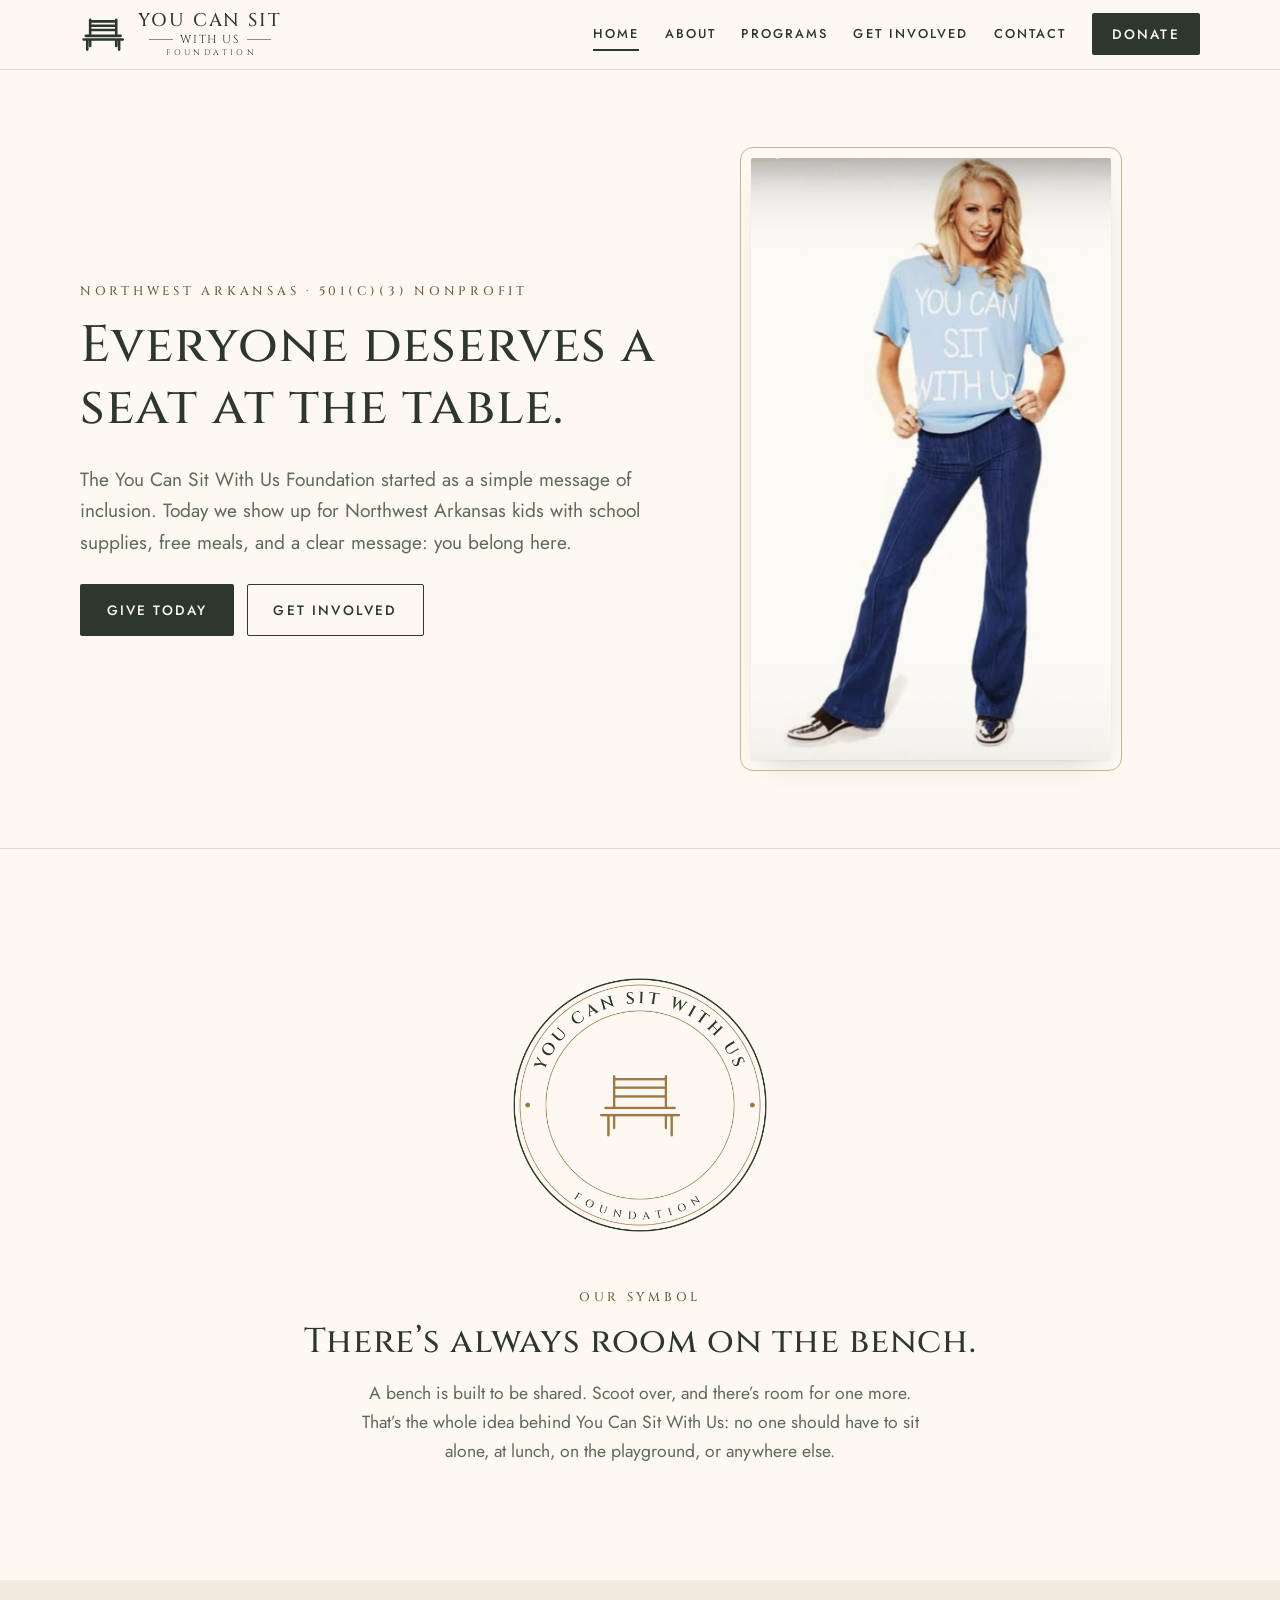
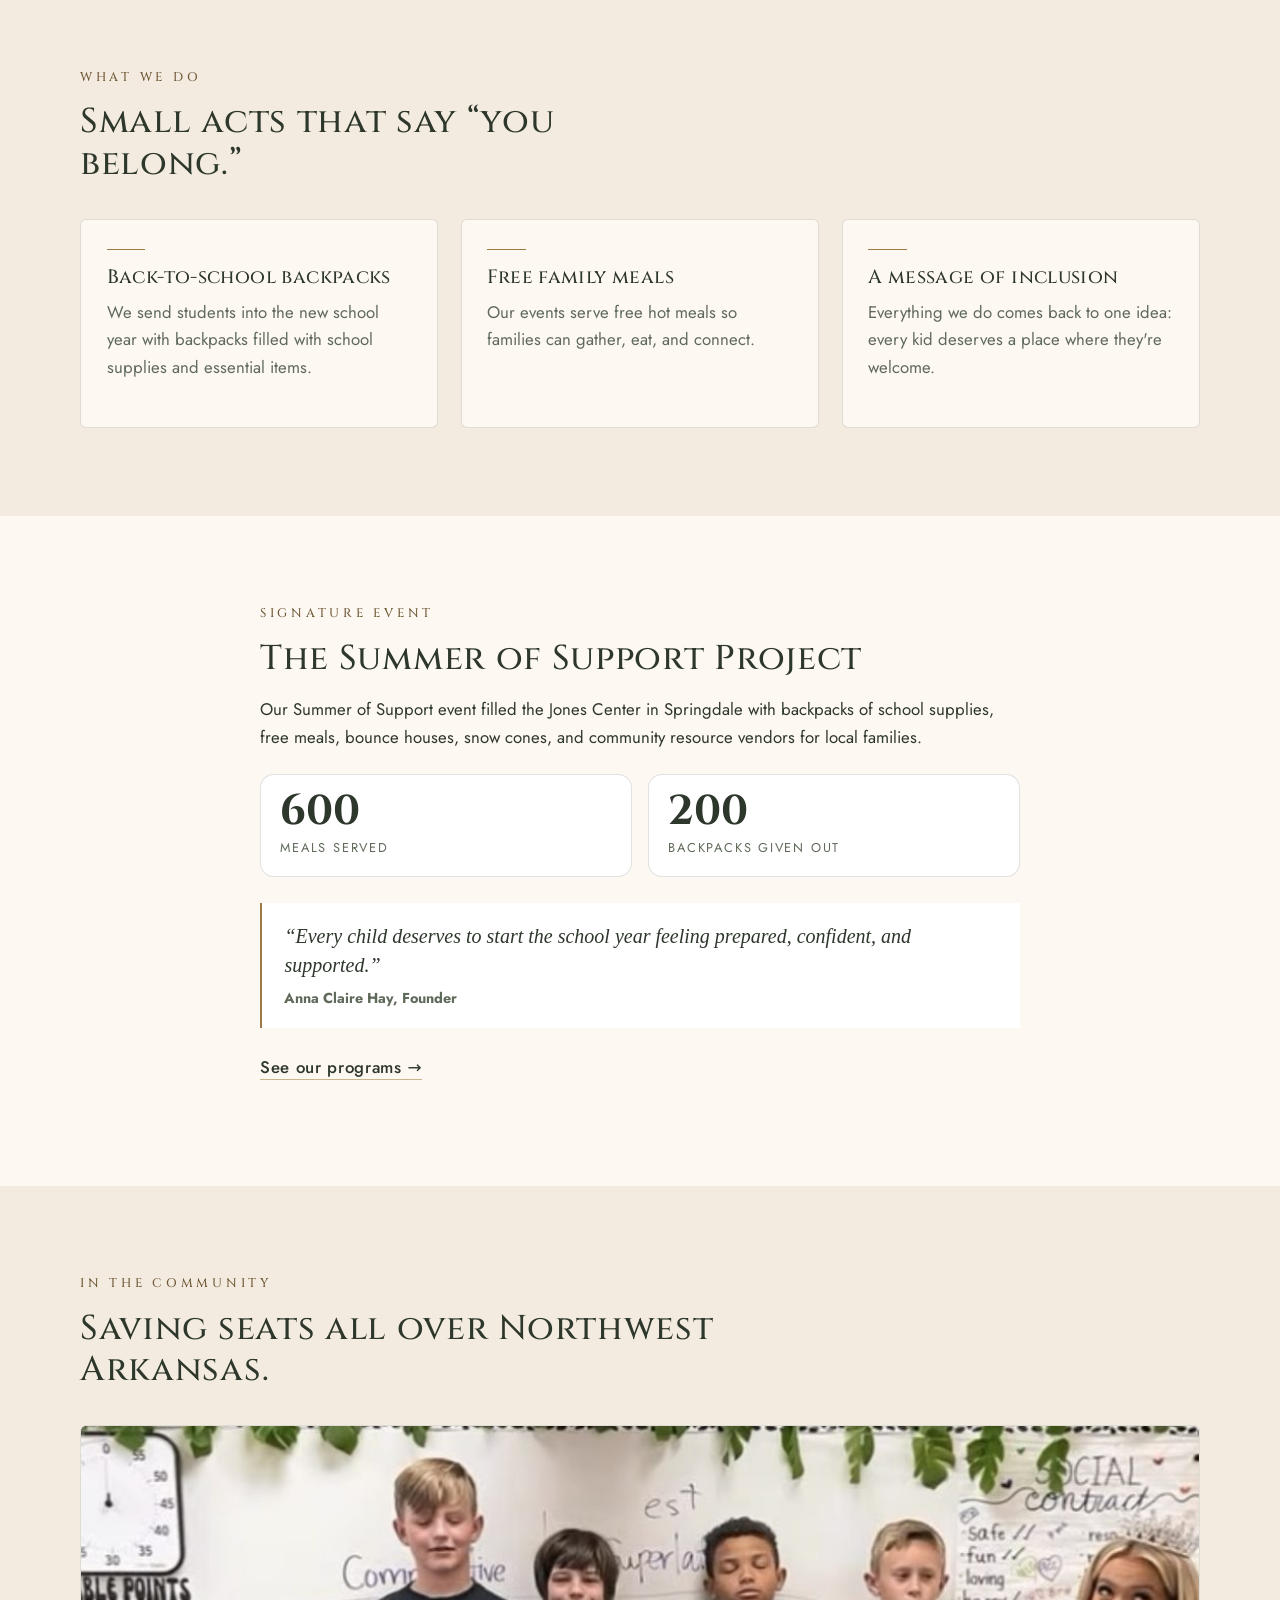
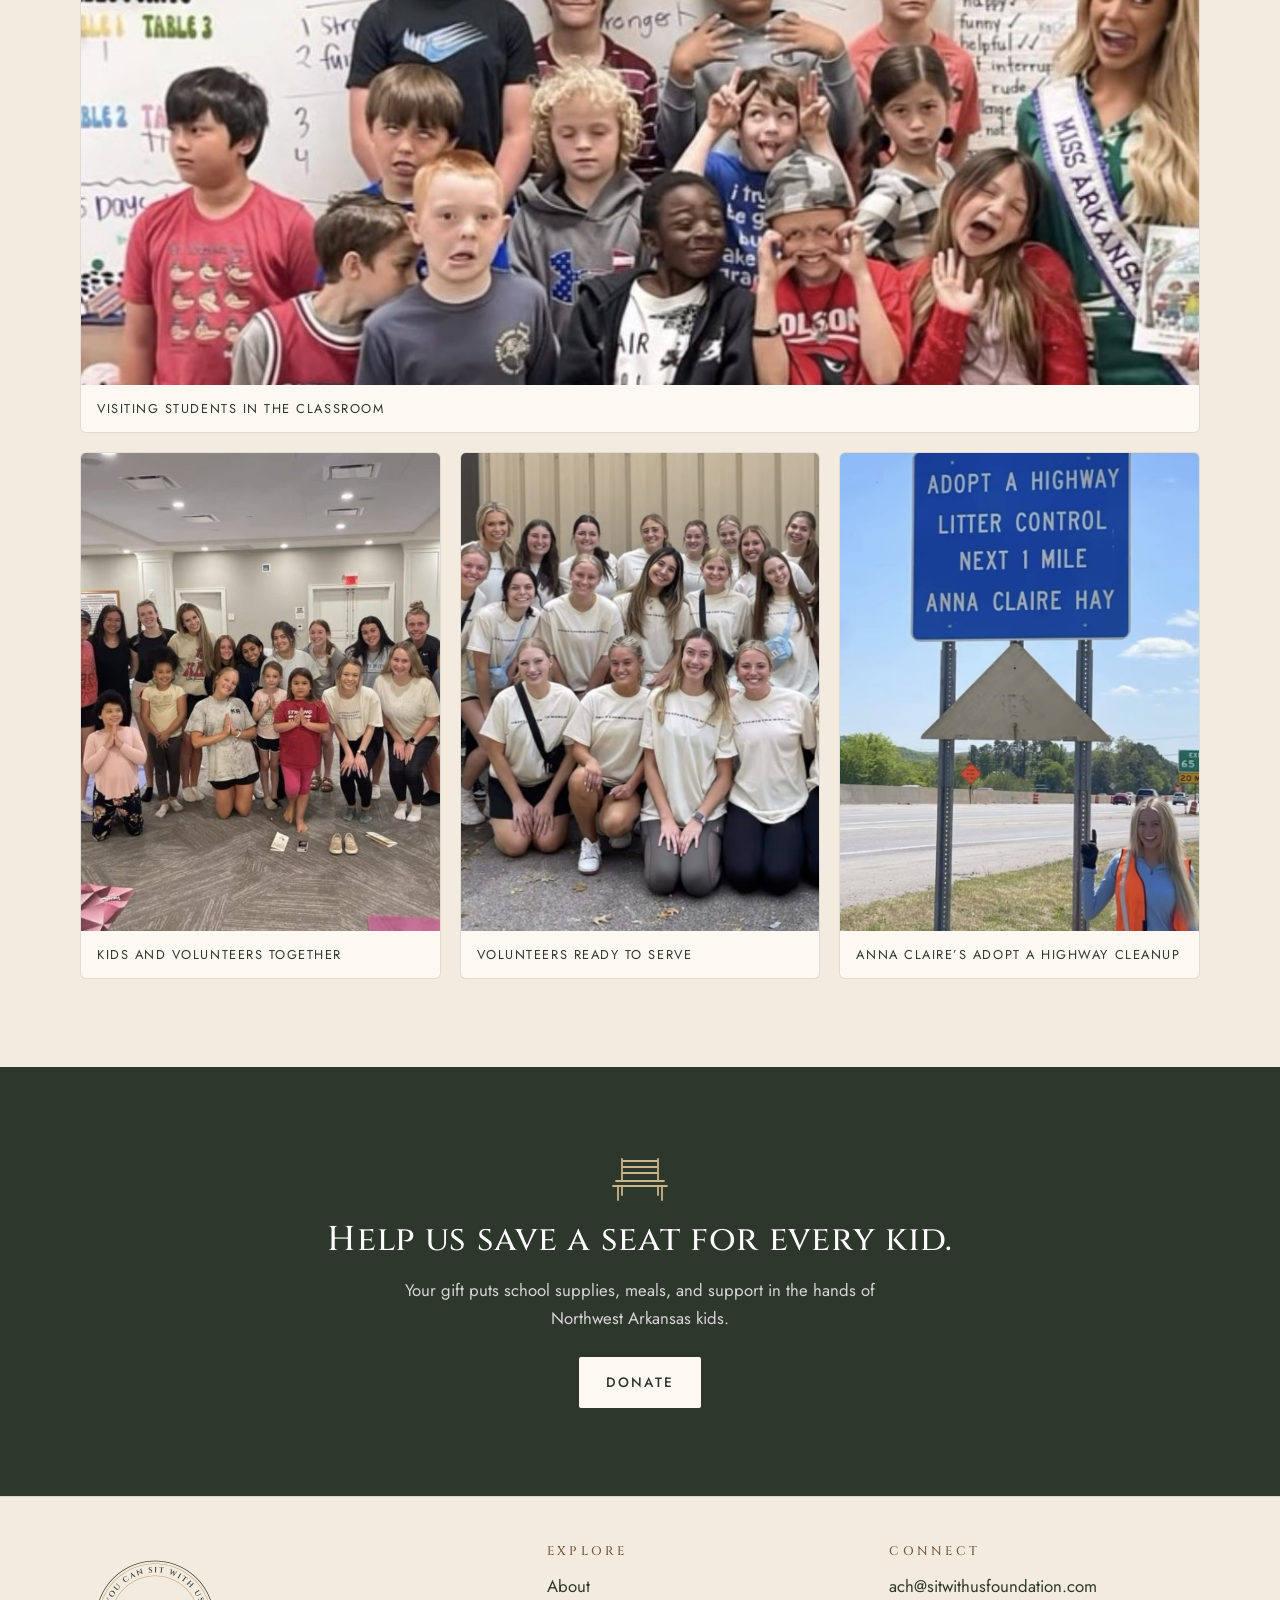
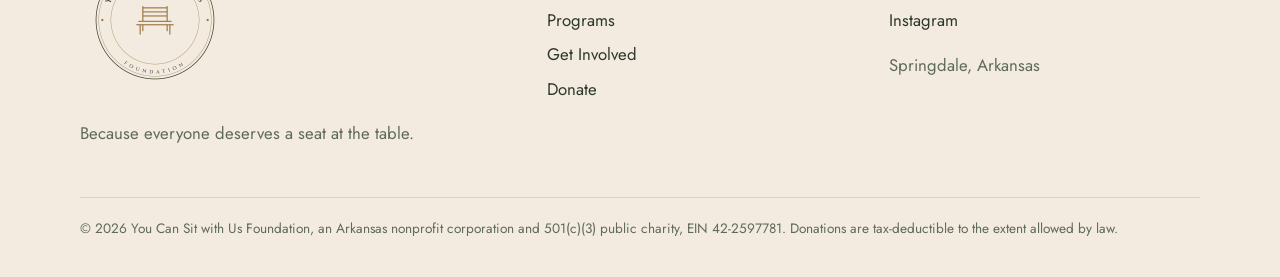
<file: index.html>
<!doctype html>
<html lang="en">
<head>
<meta charset="utf-8">
<meta name="viewport" content="width=device-width, initial-scale=1">
<title>You Can Sit With Us Foundation</title>
<meta name="description" content="The You Can Sit With Us Foundation, founded by Anna Claire Hay, is a Northwest Arkansas nonprofit built on a simple message of inclusion. Everyone deserves a seat at the table.">
<link rel="icon" href="images/favicon.svg" type="image/svg+xml">
<link rel="apple-touch-icon" href="images/apple-touch-icon.png">
<meta property="og:image" content="https://skinny479.github.io/you-can-sit-with-us/images/og-image.png">
<meta property="og:title" content="You Can Sit With Us Foundation">
<meta property="og:description" content="The You Can Sit With Us Foundation, founded by Anna Claire Hay, is a Northwest Arkansas nonprofit built on a simple message of inclusion. Everyone deserves a seat at the table.">
<meta name="twitter:card" content="summary_large_image">
<link rel="preconnect" href="https://fonts.googleapis.com">
<link rel="preconnect" href="https://fonts.gstatic.com" crossorigin>
<link href="https://fonts.googleapis.com/css2?family=Cinzel:wght@400;500;600&family=Jost:wght@400;500;600&display=swap" rel="stylesheet">
<link rel="stylesheet" href="css/styles.css?v=202610271135">
</head>
<body>
<a class="skip" href="#main">Skip to content</a>
<header class="site">
  <div class="wrap nav-row">
    <a class="brand" href="index.html" aria-label="You Can Sit With Us Foundation home"><svg class="bench" viewBox="0 0 64 48" fill="none" stroke="currentColor" stroke-width="3.6" stroke-linecap="round" stroke-linejoin="round" aria-hidden="true" focusable="false"><path d="M14 4v22M50 4v22M14 6h36M14 12h36M14 18h36M8 26h48M5 31h54M10 31v14M54 31v14M14 31v9M50 31v9"/></svg><span class="wordmark"><span class="wm-top">You Can Sit</span><span class="wm-mid">With Us</span><span class="wm-bot">Foundation</span></span></a>
    <button class="nav-toggle" aria-expanded="false" aria-controls="site-nav" aria-label="Menu">
      <svg width="22" height="22" viewBox="0 0 22 22" fill="none" stroke="currentColor" stroke-width="2" stroke-linecap="round"><path d="M3 6h16M3 11h16M3 16h16"/></svg>
    </button>
    <nav class="links" id="site-nav" aria-label="Main">
        <a href="index.html" aria-current="page">Home</a>
        <a href="about.html">About</a>
        <a href="programs.html">Programs</a>
        <a href="get-involved.html">Get Involved</a>
        <a href="contact.html">Contact</a>
        <a class="btn btn-coral nav-donate" href="donate.html">Donate</a>
    </nav>
  </div>
</header>

<main id="main">
  <section class="hero">
    <div class="wrap hero-grid">
      <div>
        <p class="eyebrow">Northwest Arkansas &middot; 501(c)(3) nonprofit</p>
        <h1>Everyone deserves a seat at the table.</h1>
        <p class="lead">The You Can Sit With Us Foundation started as a simple message of inclusion. Today we show up for Northwest Arkansas kids with school supplies, free meals, and a clear message: you belong here.</p>
        <div class="actions">
          <a class="btn btn-coral" href="donate.html">Give today</a>
          <a class="btn btn-ghost" href="get-involved.html">Get involved</a>
        </div>
      </div>
      <figure class="hero-photo">
        <img src="images/founder-shirt.jpg" alt="Founder Anna Claire Hay wearing a You Can Sit With Us t-shirt" width="800" height="1339">
      </figure>
    </div>
  </section>

  <section class="symbol">
    <div class="wrap narrow symbol-inner">
      <img class="seal-sym" src="images/seal.png?v=202610271135" alt="You Can Sit With Us Foundation seal with a park bench" width="1200" height="1200">
      <p class="eyebrow">Our symbol</p>
      <h2>There&rsquo;s always room on the bench.</h2>
      <!-- TODO: founder to confirm or rewrite the meaning of the bench -->
      <p>A bench is built to be shared. Scoot over, and there&rsquo;s room for one more. That&rsquo;s the whole idea behind You Can Sit With Us: no one should have to sit alone, at lunch, on the playground, or anywhere else.</p>
    </div>
  </section>

  <section class="band">
    <div class="wrap">
      <div class="section-head">
        <p class="eyebrow">What we do</p>
        <h2>Small acts that say &ldquo;you belong.&rdquo;</h2>
      </div>
      <div class="cards">
        <article class="card">
          <h3>Back-to-school backpacks</h3>
          <p>We send students into the new school year with backpacks filled with school supplies and essential items.</p>
        </article>
        <article class="card">
          <h3>Free family meals</h3>
          <p>Our events serve free hot meals so families can gather, eat, and connect.</p>
        </article>
        <article class="card">
          <h3>A message of inclusion</h3>
          <p>Everything we do comes back to one idea: every kid deserves a place where they're welcome.</p>
        </article>
      </div>
    </div>
  </section>

  <section>
    <div class="wrap narrow">
      <p class="eyebrow">Signature event</p>
      <h2>The Summer of Support Project</h2>
      <p>Our Summer of Support event filled the Jones Center in Springdale with backpacks of school supplies, free meals, bounce houses, snow cones, and community resource vendors for local families.</p>
      <div class="stats">
        <div><strong>600</strong><span>meals served</span></div>
        <div><strong>200</strong><span>backpacks given out</span></div>
      </div>
      <blockquote>&ldquo;Every child deserves to start the school year feeling prepared, confident, and supported.&rdquo;<cite>Anna Claire Hay, Founder</cite></blockquote>
      <p><a class="text-link" href="programs.html">See our programs &rarr;</a></p>
    </div>
  </section>

  <section class="band">
    <div class="wrap">
      <div class="section-head">
        <p class="eyebrow">In the community</p>
        <h2>Saving seats all over Northwest Arkansas.</h2>
      </div>
      <div class="gallery">
        <figure class="g-wide"><img src="images/school-visit.jpg" alt="Anna Claire Hay with a class of elementary students" loading="lazy" width="1100" height="558"><figcaption>Visiting students in the classroom</figcaption></figure>
        <figure><img src="images/community-gathering.jpg" alt="Kids and volunteers gathered together on yoga mats" loading="lazy" width="690" height="715"><figcaption>Kids and volunteers together</figcaption></figure>
        <figure><img src="images/volunteers.jpg" alt="A large group of volunteers in matching shirts" loading="lazy" width="1100" height="1201"><figcaption>Volunteers ready to serve</figcaption></figure>
        <figure><img class="pos-bottom" src="images/adopt-a-highway.jpg" alt="Anna Claire Hay beside her Adopt a Highway litter control sign" loading="lazy" width="800" height="1220"><figcaption>Anna Claire&rsquo;s Adopt a Highway cleanup</figcaption></figure>
      </div>
    </div>
  </section>

  <section class="cta">
    <div class="wrap cta-inner">
      <svg class="bench-cta" viewBox="0 0 64 48" fill="none" stroke="currentColor" stroke-width="1.8" stroke-linecap="round" stroke-linejoin="round" aria-hidden="true" focusable="false"><path d="M14 4v22M50 4v22M14 6h36M14 12h36M14 18h36M8 26h48M5 31h54M10 31v14M54 31v14M14 31v9M50 31v9"/></svg>
      <h2>Help us save a seat for every kid.</h2>
      <p>Your gift puts school supplies, meals, and support in the hands of Northwest Arkansas kids.</p>
      <a class="btn btn-gold" href="donate.html">Donate</a>
    </div>
  </section>
</main>

<footer class="site">
  <div class="wrap footer-grid">
    <div>
      <a class="brand-seal" href="index.html" aria-label="You Can Sit With Us Foundation home"><img class="seal-foot" src="images/seal-transparent.png?v=202610271135" alt="You Can Sit With Us Foundation seal" width="1200" height="1200"></a>
      <p class="muted">Because everyone deserves a seat at the table.</p>
    </div>
    <div class="footer-col">
      <h2>Explore</h2>
      <a href="about.html">About</a><a href="programs.html">Programs</a><a href="get-involved.html">Get Involved</a><a href="donate.html">Donate</a>
    </div>
    <div class="footer-col">
      <h2>Connect</h2>
      <a href="mailto:ach@sitwithusfoundation.com">ach@sitwithusfoundation.com</a>
      <p><a href="https://www.instagram.com/youcansitwithusfoundation/" target="_blank" rel="noopener">Instagram</a></p>
      <p class="muted">Springdale, Arkansas</p>
    </div>
  </div>
  <div class="wrap legal">
    <p>&copy; <span id="year">2026</span> You Can Sit with Us Foundation, an Arkansas nonprofit corporation and 501(c)(3) public charity, EIN 42-2597781. Donations are tax-deductible to the extent allowed by law.</p>
  </div>
</footer>
<script src="js/main.js?v=202610271135"></script>
</body>
</html>
</file>
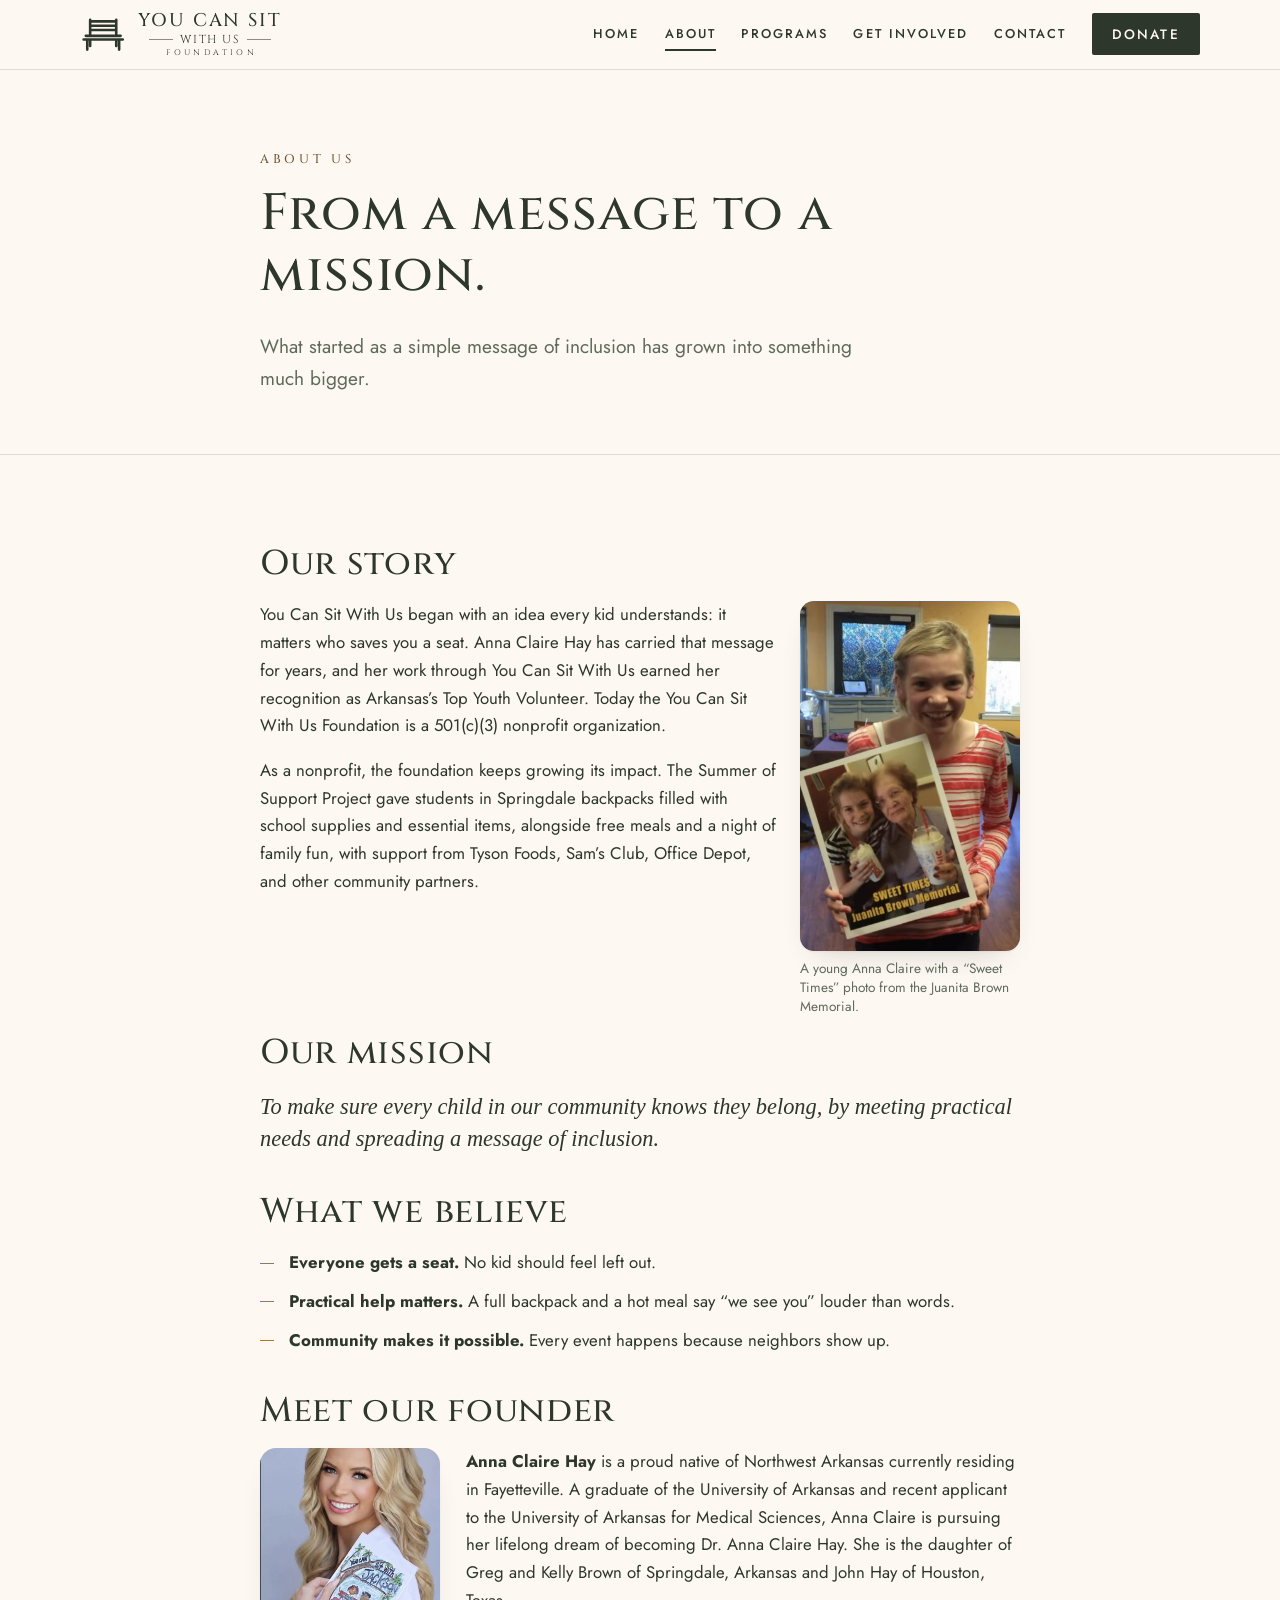
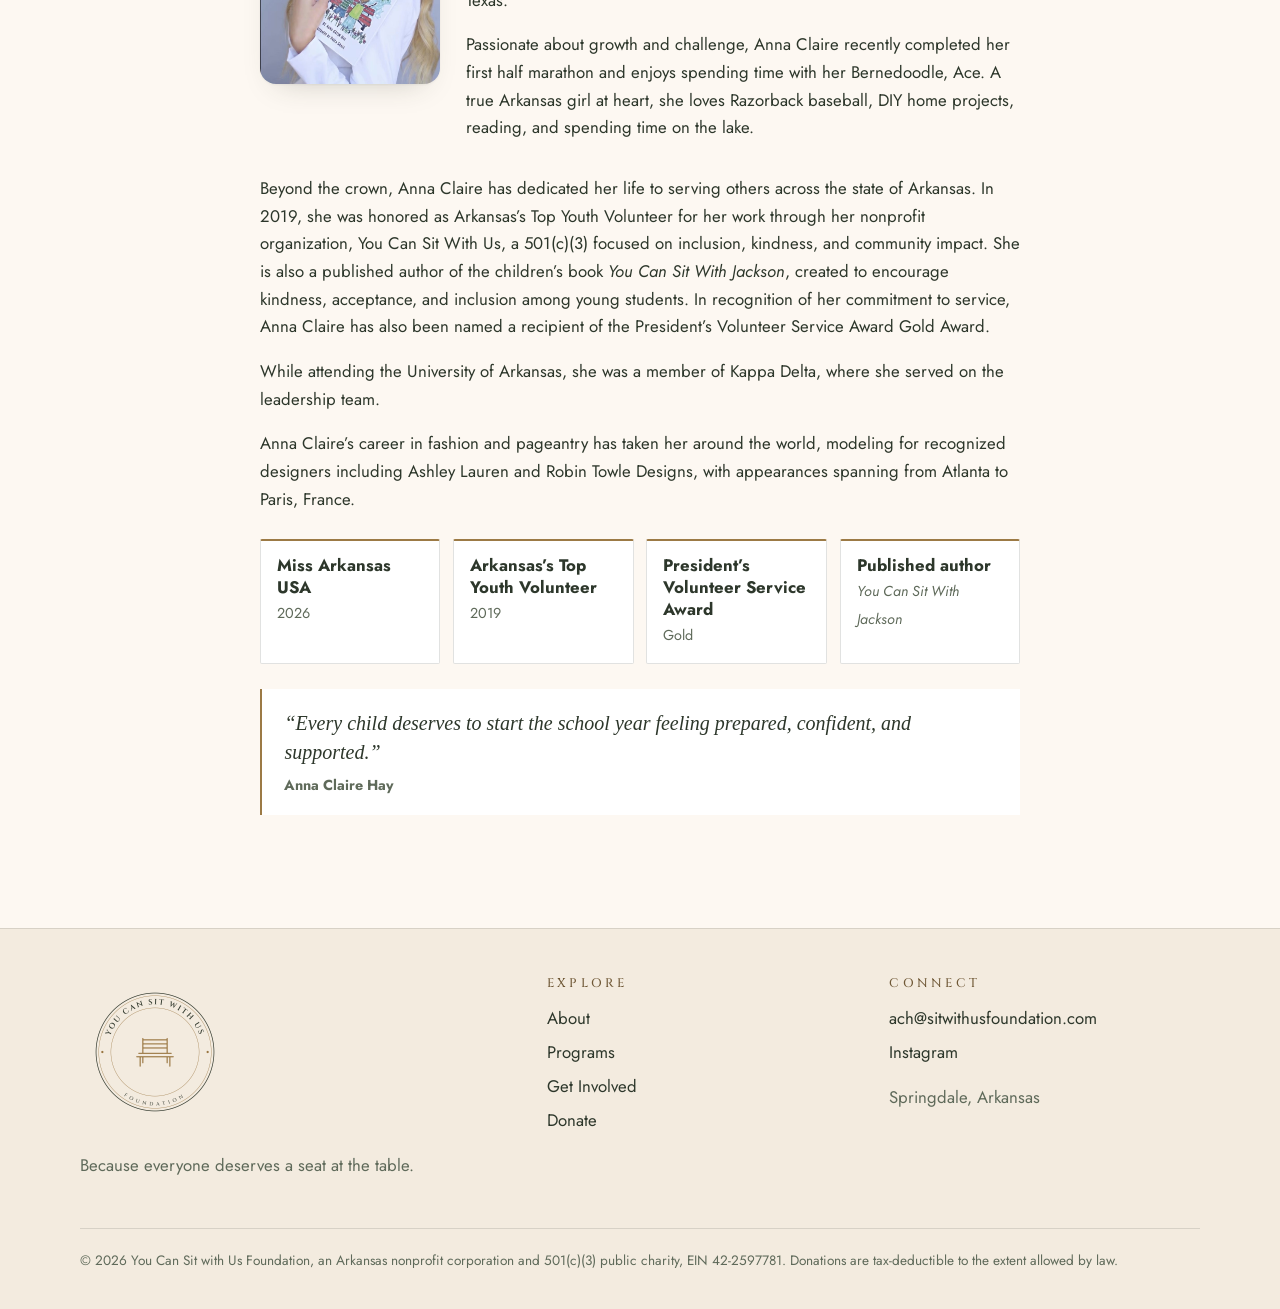
<file: about.html>
<!doctype html>
<html lang="en">
<head>
<meta charset="utf-8">
<meta name="viewport" content="width=device-width, initial-scale=1">
<title>About | You Can Sit With Us</title>
<meta name="description" content="Learn how the You Can Sit With Us Foundation grew from a simple message of inclusion into a 501(c)(3) nonprofit in Northwest Arkansas.">
<link rel="icon" href="images/favicon.svg" type="image/svg+xml">
<link rel="apple-touch-icon" href="images/apple-touch-icon.png">
<meta property="og:image" content="https://skinny479.github.io/you-can-sit-with-us/images/og-image.png">
<meta property="og:title" content="About | You Can Sit With Us">
<meta property="og:description" content="Learn how the You Can Sit With Us Foundation grew from a simple message of inclusion into a 501(c)(3) nonprofit in Northwest Arkansas.">
<meta name="twitter:card" content="summary_large_image">
<link rel="preconnect" href="https://fonts.googleapis.com">
<link rel="preconnect" href="https://fonts.gstatic.com" crossorigin>
<link href="https://fonts.googleapis.com/css2?family=Cinzel:wght@400;500;600&family=Jost:wght@400;500;600&display=swap" rel="stylesheet">
<link rel="stylesheet" href="css/styles.css?v=202610271135">
</head>
<body>
<a class="skip" href="#main">Skip to content</a>
<header class="site">
  <div class="wrap nav-row">
    <a class="brand" href="index.html" aria-label="You Can Sit With Us Foundation home"><svg class="bench" viewBox="0 0 64 48" fill="none" stroke="currentColor" stroke-width="3.6" stroke-linecap="round" stroke-linejoin="round" aria-hidden="true" focusable="false"><path d="M14 4v22M50 4v22M14 6h36M14 12h36M14 18h36M8 26h48M5 31h54M10 31v14M54 31v14M14 31v9M50 31v9"/></svg><span class="wordmark"><span class="wm-top">You Can Sit</span><span class="wm-mid">With Us</span><span class="wm-bot">Foundation</span></span></a>
    <button class="nav-toggle" aria-expanded="false" aria-controls="site-nav" aria-label="Menu">
      <svg width="22" height="22" viewBox="0 0 22 22" fill="none" stroke="currentColor" stroke-width="2" stroke-linecap="round"><path d="M3 6h16M3 11h16M3 16h16"/></svg>
    </button>
    <nav class="links" id="site-nav" aria-label="Main">
        <a href="index.html">Home</a>
        <a href="about.html" aria-current="page">About</a>
        <a href="programs.html">Programs</a>
        <a href="get-involved.html">Get Involved</a>
        <a href="contact.html">Contact</a>
        <a class="btn btn-coral nav-donate" href="donate.html">Donate</a>
    </nav>
  </div>
</header>

<main id="main">
  <section class="page-hero">
    <div class="wrap narrow">
      <p class="eyebrow">About us</p>
      <h1>From a message to a mission.</h1>
      <p class="lead">What started as a simple message of inclusion has grown into something much bigger.</p>
    </div>
  </section>

  <section>
    <div class="wrap narrow prose">
      <h2>Our story</h2>
      <figure class="float-photo">
        <img src="images/founder-childhood.jpg" alt="A young Anna Claire Hay holding a Sweet Times photo from the Juanita Brown Memorial" width="700" height="1112">
        <figcaption>A young Anna Claire with a &ldquo;Sweet Times&rdquo; photo from the Juanita Brown Memorial.</figcaption>
      </figure>
      <p>You Can Sit With Us began with an idea every kid understands: it matters who saves you a seat. Anna Claire Hay has carried that message for years, and her work through You Can Sit With Us earned her recognition as Arkansas&rsquo;s Top Youth Volunteer. Today the You Can Sit With Us Foundation is a 501(c)(3) nonprofit organization.</p>
      <p>As a nonprofit, the foundation keeps growing its impact. The Summer of Support Project gave students in Springdale backpacks filled with school supplies and essential items, alongside free meals and a night of family fun, with support from Tyson Foods, Sam&rsquo;s Club, Office Depot, and other community partners.</p>

      <h2>Our mission</h2>
      <!-- TODO: replace with the founder's official mission statement -->
      <p class="mission">To make sure every child in our community knows they belong, by meeting practical needs and spreading a message of inclusion.</p>

      <h2>What we believe</h2>
      <ul class="values">
        <li><strong>Everyone gets a seat.</strong> No kid should feel left out.</li>
        <li><strong>Practical help matters.</strong> A full backpack and a hot meal say &ldquo;we see you&rdquo; louder than words.</li>
        <li><strong>Community makes it possible.</strong> Every event happens because neighbors show up.</li>
      </ul>

      <h2>Meet our founder</h2>
      <div class="founder">
        <img class="founder-img" src="images/founder-book.jpg" alt="Anna Claire Hay holding her children's book You Can Sit With Jackson" width="690" height="903">
        <div>
          <p><strong>Anna Claire Hay</strong> is a proud native of Northwest Arkansas currently residing in Fayetteville. A graduate of the University of Arkansas and recent applicant to the University of Arkansas for Medical Sciences, Anna Claire is pursuing her lifelong dream of becoming Dr. Anna Claire Hay. She is the daughter of Greg and Kelly Brown of Springdale, Arkansas and John Hay of Houston, Texas.</p>
          <p>Passionate about growth and challenge, Anna Claire recently completed her first half marathon and enjoys spending time with her Bernedoodle, Ace. A true Arkansas girl at heart, she loves Razorback baseball, DIY home projects, reading, and spending time on the lake.</p>
        </div>
      </div>
      <p>Beyond the crown, Anna Claire has dedicated her life to serving others across the state of Arkansas. In 2019, she was honored as Arkansas&rsquo;s Top Youth Volunteer for her work through her nonprofit organization, You Can Sit With Us, a 501(c)(3) focused on inclusion, kindness, and community impact. She is also a published author of the children&rsquo;s book <em>You Can Sit With Jackson</em>, created to encourage kindness, acceptance, and inclusion among young students. In recognition of her commitment to service, Anna Claire has also been named a recipient of the President&rsquo;s Volunteer Service Award Gold Award.</p>
      <p>While attending the University of Arkansas, she was a member of Kappa Delta, where she served on the leadership team.</p>
      <p>Anna Claire&rsquo;s career in fashion and pageantry has taken her around the world, modeling for recognized designers including Ashley Lauren and Robin Towle Designs, with appearances spanning from Atlanta to Paris, France.</p>

      <div class="honors">
        <div><strong>Miss Arkansas USA</strong><span>2026</span></div>
        <div><strong>Arkansas&rsquo;s Top Youth Volunteer</strong><span>2019</span></div>
        <div><strong>President&rsquo;s Volunteer Service Award</strong><span>Gold</span></div>
        <div><strong>Published author</strong><span><em>You Can Sit With Jackson</em></span></div>
      </div>

      <blockquote>&ldquo;Every child deserves to start the school year feeling prepared, confident, and supported.&rdquo;<cite>Anna Claire Hay</cite></blockquote>
    </div>
  </section>
</main>

<footer class="site">
  <div class="wrap footer-grid">
    <div>
      <a class="brand-seal" href="index.html" aria-label="You Can Sit With Us Foundation home"><img class="seal-foot" src="images/seal-transparent.png?v=202610271135" alt="You Can Sit With Us Foundation seal" width="1200" height="1200"></a>
      <p class="muted">Because everyone deserves a seat at the table.</p>
    </div>
    <div class="footer-col">
      <h2>Explore</h2>
      <a href="about.html">About</a><a href="programs.html">Programs</a><a href="get-involved.html">Get Involved</a><a href="donate.html">Donate</a>
    </div>
    <div class="footer-col">
      <h2>Connect</h2>
      <a href="mailto:ach@sitwithusfoundation.com">ach@sitwithusfoundation.com</a>
      <p><a href="https://www.instagram.com/youcansitwithusfoundation/" target="_blank" rel="noopener">Instagram</a></p>
      <p class="muted">Springdale, Arkansas</p>
    </div>
  </div>
  <div class="wrap legal">
    <p>&copy; <span id="year">2026</span> You Can Sit with Us Foundation, an Arkansas nonprofit corporation and 501(c)(3) public charity, EIN 42-2597781. Donations are tax-deductible to the extent allowed by law.</p>
  </div>
</footer>
<script src="js/main.js?v=202610271135"></script>
</body>
</html>
</file>
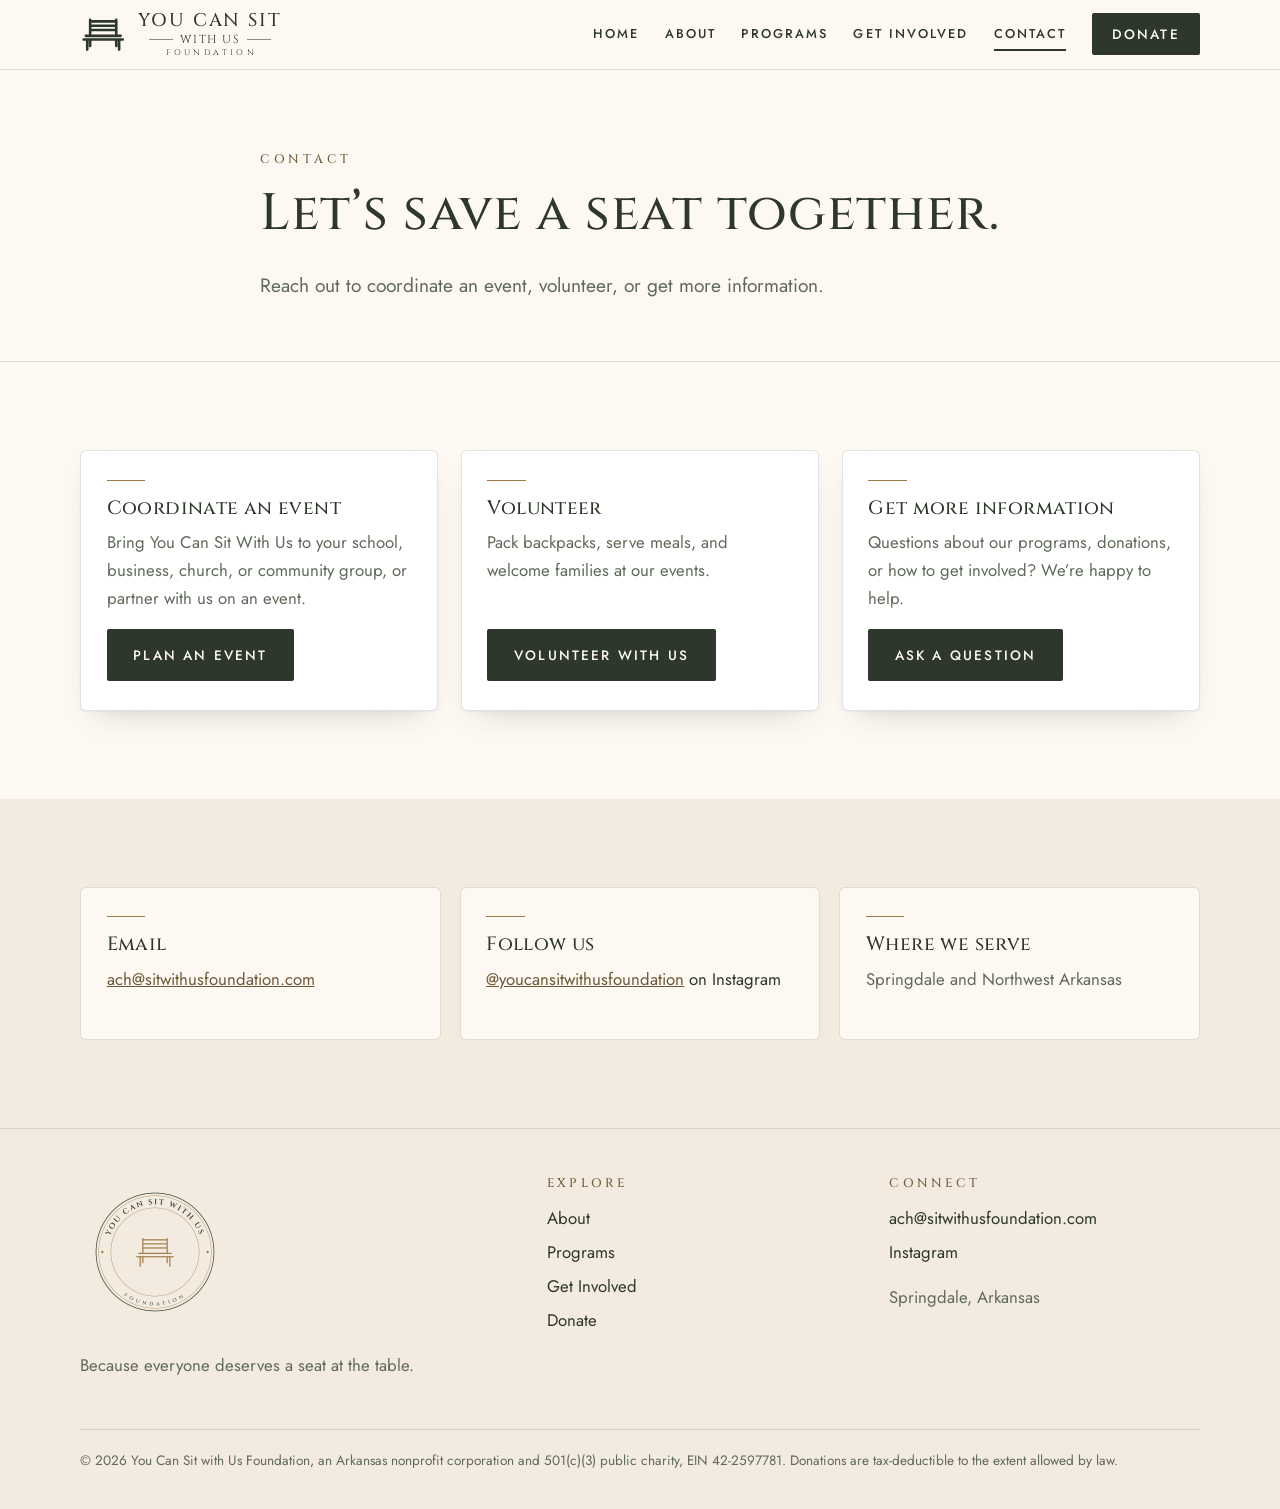
<file: contact.html>
<!doctype html>
<html lang="en">
<head>
<meta charset="utf-8">
<meta name="viewport" content="width=device-width, initial-scale=1">
<title>Contact | You Can Sit With Us</title>
<meta name="description" content="Contact the You Can Sit With Us Foundation to coordinate an event, volunteer, or get more information.">
<link rel="icon" href="images/favicon.svg" type="image/svg+xml">
<link rel="apple-touch-icon" href="images/apple-touch-icon.png">
<meta property="og:image" content="https://skinny479.github.io/you-can-sit-with-us/images/og-image.png">
<meta property="og:title" content="Contact | You Can Sit With Us">
<meta property="og:description" content="Contact the You Can Sit With Us Foundation to coordinate an event, volunteer, or get more information.">
<meta name="twitter:card" content="summary_large_image">
<link rel="preconnect" href="https://fonts.googleapis.com">
<link rel="preconnect" href="https://fonts.gstatic.com" crossorigin>
<link href="https://fonts.googleapis.com/css2?family=Cinzel:wght@400;500;600&family=Jost:wght@400;500;600&display=swap" rel="stylesheet">
<link rel="stylesheet" href="css/styles.css?v=202610271135">
</head>
<body>
<a class="skip" href="#main">Skip to content</a>
<header class="site">
  <div class="wrap nav-row">
    <a class="brand" href="index.html" aria-label="You Can Sit With Us Foundation home"><svg class="bench" viewBox="0 0 64 48" fill="none" stroke="currentColor" stroke-width="3.6" stroke-linecap="round" stroke-linejoin="round" aria-hidden="true" focusable="false"><path d="M14 4v22M50 4v22M14 6h36M14 12h36M14 18h36M8 26h48M5 31h54M10 31v14M54 31v14M14 31v9M50 31v9"/></svg><span class="wordmark"><span class="wm-top">You Can Sit</span><span class="wm-mid">With Us</span><span class="wm-bot">Foundation</span></span></a>
    <button class="nav-toggle" aria-expanded="false" aria-controls="site-nav" aria-label="Menu">
      <svg width="22" height="22" viewBox="0 0 22 22" fill="none" stroke="currentColor" stroke-width="2" stroke-linecap="round"><path d="M3 6h16M3 11h16M3 16h16"/></svg>
    </button>
    <nav class="links" id="site-nav" aria-label="Main">
        <a href="index.html">Home</a>
        <a href="about.html">About</a>
        <a href="programs.html">Programs</a>
        <a href="get-involved.html">Get Involved</a>
        <a href="contact.html" aria-current="page">Contact</a>
        <a class="btn btn-coral nav-donate" href="donate.html">Donate</a>
    </nav>
  </div>
</header>

<main id="main">
  <section class="page-hero">
    <div class="wrap narrow">
      <p class="eyebrow">Contact</p>
      <h1>Let&rsquo;s save a seat together.</h1>
      <p class="lead">Reach out to coordinate an event, volunteer, or get more information.</p>
    </div>
  </section>

  <section>
    <div class="wrap cards">
      <article class="card">
        <h3>Coordinate an event</h3>
        <p>Bring You Can Sit With Us to your school, business, church, or community group, or partner with us on an event.</p>
        <a class="btn btn-coral" href="mailto:ach@sitwithusfoundation.com?subject=Event%20inquiry">Plan an event</a>
      </article>
      <article class="card">
        <h3>Volunteer</h3>
        <p>Pack backpacks, serve meals, and welcome families at our events.</p>
        <a class="btn btn-coral" href="mailto:ach@sitwithusfoundation.com?subject=Volunteer">Volunteer with us</a>
      </article>
      <article class="card">
        <h3>Get more information</h3>
        <p>Questions about our programs, donations, or how to get involved? We&rsquo;re happy to help.</p>
        <a class="btn btn-coral" href="mailto:ach@sitwithusfoundation.com?subject=Information%20request">Ask a question</a>
      </article>
    </div>
  </section>

  <section class="section-tight band">
    <div class="wrap contact-grid">
      <div class="card">
        <h3>Email</h3>
        <p><a href="mailto:ach@sitwithusfoundation.com">ach@sitwithusfoundation.com</a></p>
      </div>
      <div class="card">
        <h3>Follow us</h3>
        <ul class="plain"><li><a href="https://www.instagram.com/youcansitwithusfoundation/" target="_blank" rel="noopener">@youcansitwithusfoundation</a> on Instagram</li></ul>
      </div>
      <div class="card">
        <h3>Where we serve</h3>
        <p>Springdale and Northwest Arkansas</p>
      </div>
    </div>
  </section>
</main>

<footer class="site">
  <div class="wrap footer-grid">
    <div>
      <a class="brand-seal" href="index.html" aria-label="You Can Sit With Us Foundation home"><img class="seal-foot" src="images/seal-transparent.png?v=202610271135" alt="You Can Sit With Us Foundation seal" width="1200" height="1200"></a>
      <p class="muted">Because everyone deserves a seat at the table.</p>
    </div>
    <div class="footer-col">
      <h2>Explore</h2>
      <a href="about.html">About</a><a href="programs.html">Programs</a><a href="get-involved.html">Get Involved</a><a href="donate.html">Donate</a>
    </div>
    <div class="footer-col">
      <h2>Connect</h2>
      <a href="mailto:ach@sitwithusfoundation.com">ach@sitwithusfoundation.com</a>
      <p><a href="https://www.instagram.com/youcansitwithusfoundation/" target="_blank" rel="noopener">Instagram</a></p>
      <p class="muted">Springdale, Arkansas</p>
    </div>
  </div>
  <div class="wrap legal">
    <p>&copy; <span id="year">2026</span> You Can Sit with Us Foundation, an Arkansas nonprofit corporation and 501(c)(3) public charity, EIN 42-2597781. Donations are tax-deductible to the extent allowed by law.</p>
  </div>
</footer>
<script src="js/main.js?v=202610271135"></script>
</body>
</html>
</file>
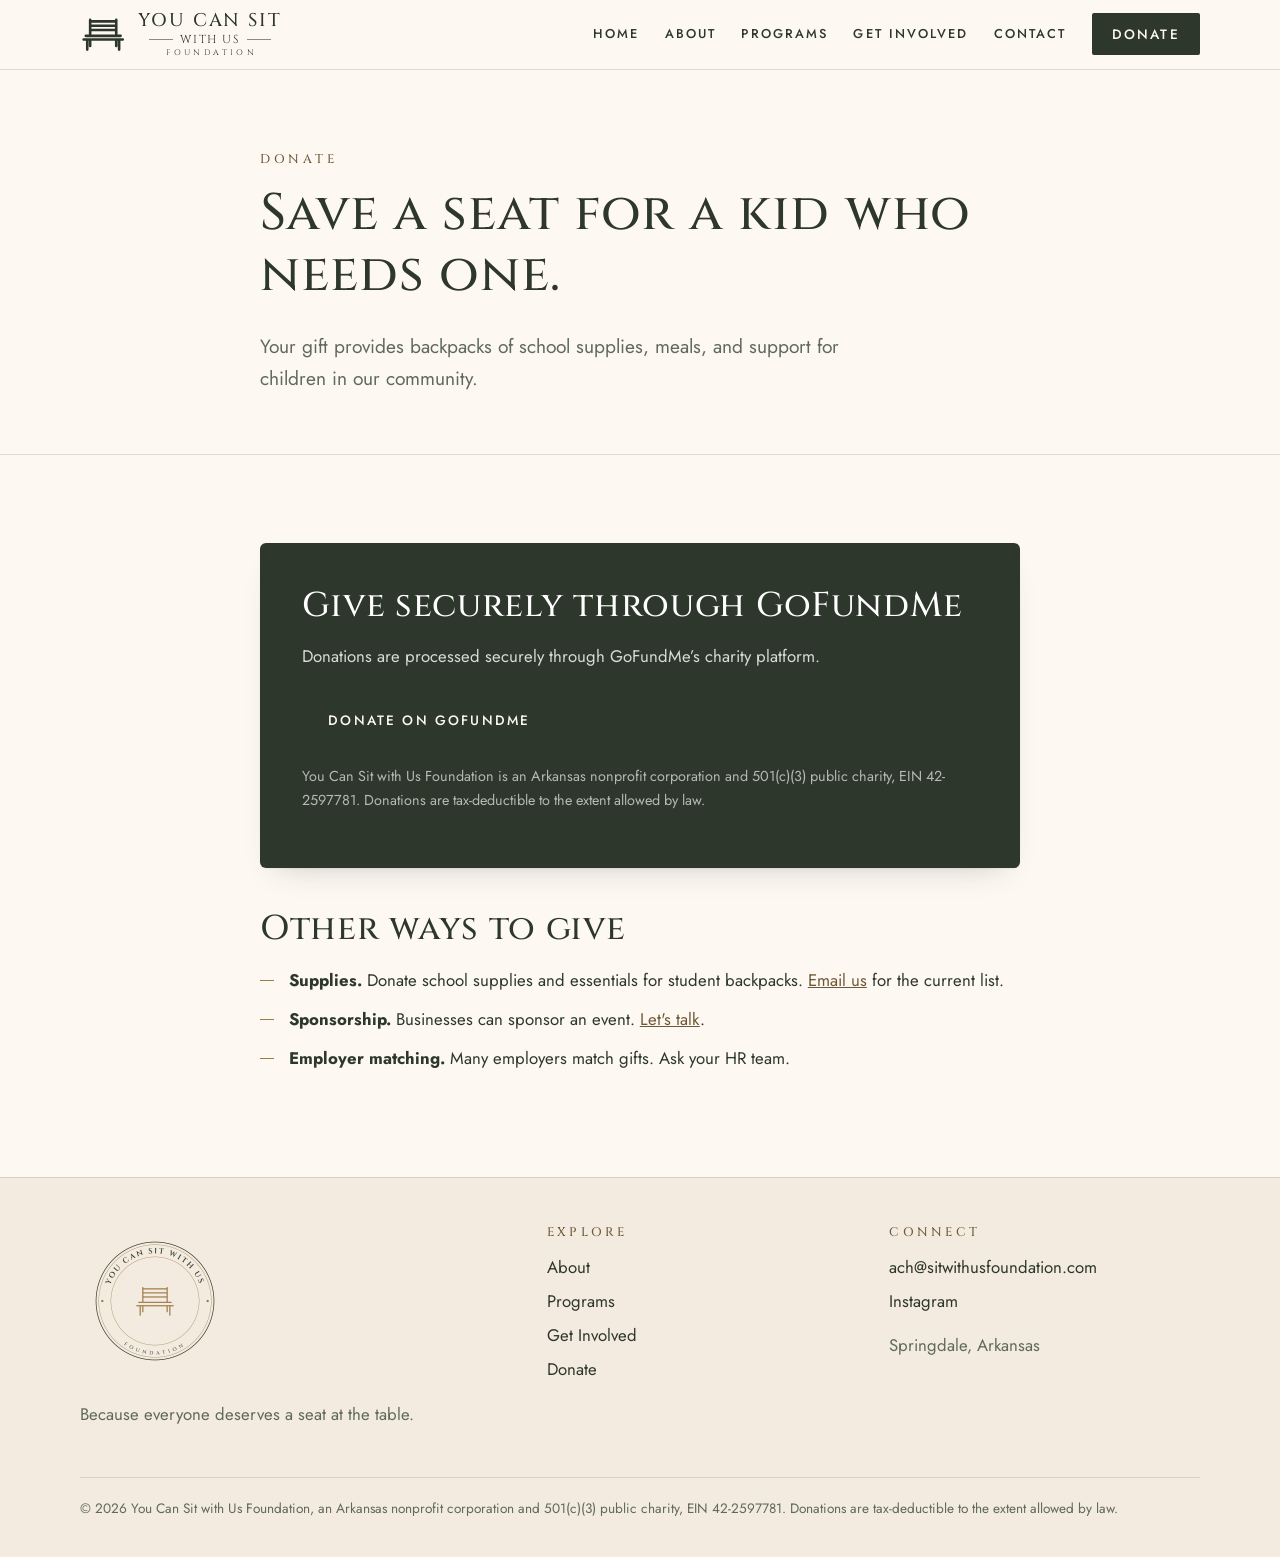
<file: donate.html>
<!doctype html>
<html lang="en">
<head>
<meta charset="utf-8">
<meta name="viewport" content="width=device-width, initial-scale=1">
<title>Donate | You Can Sit With Us</title>
<meta name="description" content="Donate to the You Can Sit With Us Foundation to provide school supplies, meals, and support for children in Northwest Arkansas.">
<link rel="icon" href="images/favicon.svg" type="image/svg+xml">
<link rel="apple-touch-icon" href="images/apple-touch-icon.png">
<meta property="og:image" content="https://skinny479.github.io/you-can-sit-with-us/images/og-image.png">
<meta property="og:title" content="Donate | You Can Sit With Us">
<meta property="og:description" content="Donate to the You Can Sit With Us Foundation to provide school supplies, meals, and support for children in Northwest Arkansas.">
<meta name="twitter:card" content="summary_large_image">
<link rel="preconnect" href="https://fonts.googleapis.com">
<link rel="preconnect" href="https://fonts.gstatic.com" crossorigin>
<link href="https://fonts.googleapis.com/css2?family=Cinzel:wght@400;500;600&family=Jost:wght@400;500;600&display=swap" rel="stylesheet">
<link rel="stylesheet" href="css/styles.css?v=202610271135">
</head>
<body>
<a class="skip" href="#main">Skip to content</a>
<header class="site">
  <div class="wrap nav-row">
    <a class="brand" href="index.html" aria-label="You Can Sit With Us Foundation home"><svg class="bench" viewBox="0 0 64 48" fill="none" stroke="currentColor" stroke-width="3.6" stroke-linecap="round" stroke-linejoin="round" aria-hidden="true" focusable="false"><path d="M14 4v22M50 4v22M14 6h36M14 12h36M14 18h36M8 26h48M5 31h54M10 31v14M54 31v14M14 31v9M50 31v9"/></svg><span class="wordmark"><span class="wm-top">You Can Sit</span><span class="wm-mid">With Us</span><span class="wm-bot">Foundation</span></span></a>
    <button class="nav-toggle" aria-expanded="false" aria-controls="site-nav" aria-label="Menu">
      <svg width="22" height="22" viewBox="0 0 22 22" fill="none" stroke="currentColor" stroke-width="2" stroke-linecap="round"><path d="M3 6h16M3 11h16M3 16h16"/></svg>
    </button>
    <nav class="links" id="site-nav" aria-label="Main">
        <a href="index.html">Home</a>
        <a href="about.html">About</a>
        <a href="programs.html">Programs</a>
        <a href="get-involved.html">Get Involved</a>
        <a href="contact.html">Contact</a>
        <a class="btn btn-coral nav-donate" href="donate.html">Donate</a>
    </nav>
  </div>
</header>

<main id="main">
  <section class="page-hero">
    <div class="wrap narrow">
      <p class="eyebrow">Donate</p>
      <h1>Save a seat for a kid who needs one.</h1>
      <p class="lead">Your gift provides backpacks of school supplies, meals, and support for children in our community.</p>
    </div>
  </section>

  <section>
    <div class="wrap narrow">
      <div class="donate-panel">
        <h2>Give securely through GoFundMe</h2>
        <p>Donations are processed securely through GoFundMe&rsquo;s charity platform.</p>
        <a class="btn btn-coral" href="https://www.gofundme.com/charity/you-can-sit-with-us-foundation/donate" target="_blank" rel="noopener">Donate on GoFundMe</a>
        <p class="muted small">You Can Sit with Us Foundation is an Arkansas nonprofit corporation and 501(c)(3) public charity, EIN 42-2597781. Donations are tax-deductible to the extent allowed by law.</p>
      </div>

      <div class="prose">
        <h2>Other ways to give</h2>
        <ul class="values">
          <li><strong>Supplies.</strong> Donate school supplies and essentials for student backpacks. <a href="mailto:ach@sitwithusfoundation.com?subject=Supply%20donation">Email us</a> for the current list.</li>
          <li><strong>Sponsorship.</strong> Businesses can sponsor an event. <a href="mailto:ach@sitwithusfoundation.com?subject=Sponsorship">Let's talk</a>.</li>
          <li><strong>Employer matching.</strong> Many employers match gifts. Ask your HR team.</li>
        </ul>
      </div>
    </div>
  </section>
</main>

<footer class="site">
  <div class="wrap footer-grid">
    <div>
      <a class="brand-seal" href="index.html" aria-label="You Can Sit With Us Foundation home"><img class="seal-foot" src="images/seal-transparent.png?v=202610271135" alt="You Can Sit With Us Foundation seal" width="1200" height="1200"></a>
      <p class="muted">Because everyone deserves a seat at the table.</p>
    </div>
    <div class="footer-col">
      <h2>Explore</h2>
      <a href="about.html">About</a><a href="programs.html">Programs</a><a href="get-involved.html">Get Involved</a><a href="donate.html">Donate</a>
    </div>
    <div class="footer-col">
      <h2>Connect</h2>
      <a href="mailto:ach@sitwithusfoundation.com">ach@sitwithusfoundation.com</a>
      <p><a href="https://www.instagram.com/youcansitwithusfoundation/" target="_blank" rel="noopener">Instagram</a></p>
      <p class="muted">Springdale, Arkansas</p>
    </div>
  </div>
  <div class="wrap legal">
    <p>&copy; <span id="year">2026</span> You Can Sit with Us Foundation, an Arkansas nonprofit corporation and 501(c)(3) public charity, EIN 42-2597781. Donations are tax-deductible to the extent allowed by law.</p>
  </div>
</footer>
<script src="js/main.js?v=202610271135"></script>
</body>
</html>
</file>
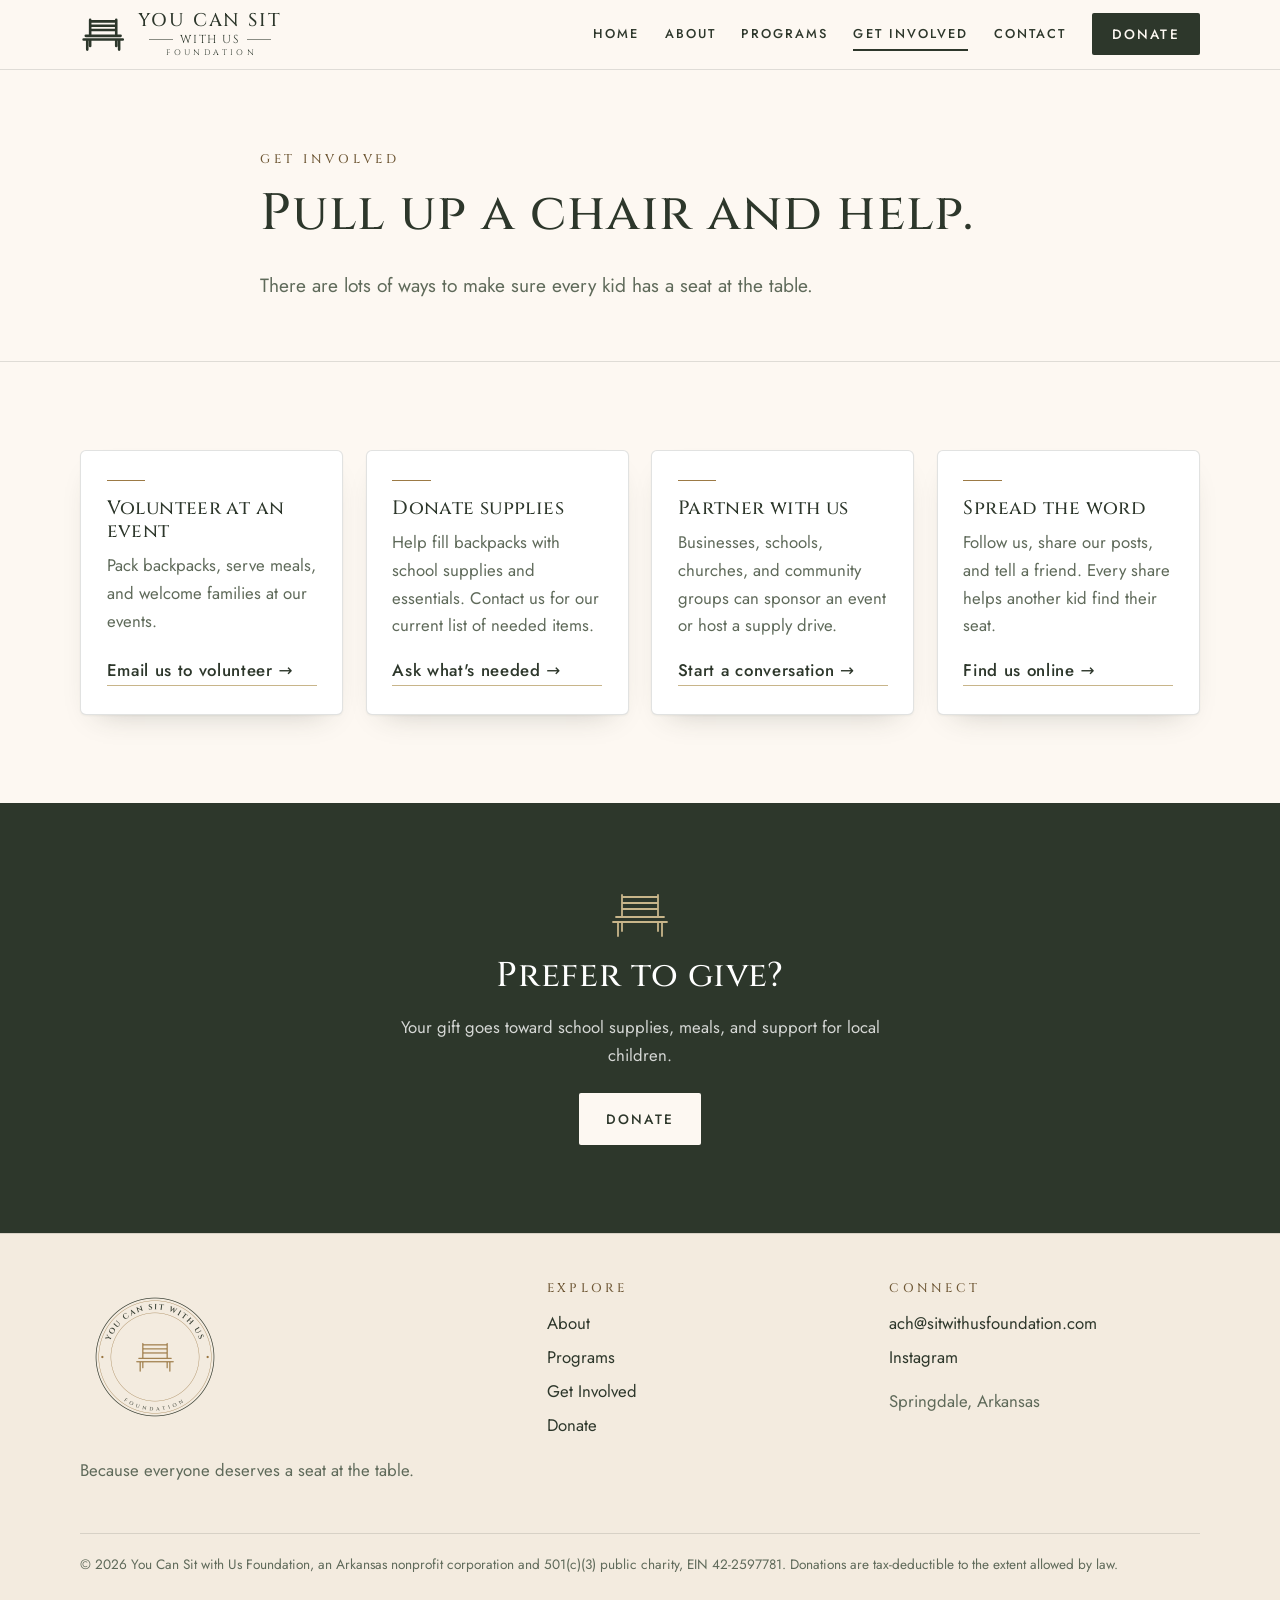
<file: get-involved.html>
<!doctype html>
<html lang="en">
<head>
<meta charset="utf-8">
<meta name="viewport" content="width=device-width, initial-scale=1">
<title>Get Involved | You Can Sit With Us</title>
<meta name="description" content="Volunteer, donate supplies, partner with us, or spread the word to help the You Can Sit With Us Foundation serve local kids.">
<link rel="icon" href="images/favicon.svg" type="image/svg+xml">
<link rel="apple-touch-icon" href="images/apple-touch-icon.png">
<meta property="og:image" content="https://skinny479.github.io/you-can-sit-with-us/images/og-image.png">
<meta property="og:title" content="Get Involved | You Can Sit With Us">
<meta property="og:description" content="Volunteer, donate supplies, partner with us, or spread the word to help the You Can Sit With Us Foundation serve local kids.">
<meta name="twitter:card" content="summary_large_image">
<link rel="preconnect" href="https://fonts.googleapis.com">
<link rel="preconnect" href="https://fonts.gstatic.com" crossorigin>
<link href="https://fonts.googleapis.com/css2?family=Cinzel:wght@400;500;600&family=Jost:wght@400;500;600&display=swap" rel="stylesheet">
<link rel="stylesheet" href="css/styles.css?v=202610271135">
</head>
<body>
<a class="skip" href="#main">Skip to content</a>
<header class="site">
  <div class="wrap nav-row">
    <a class="brand" href="index.html" aria-label="You Can Sit With Us Foundation home"><svg class="bench" viewBox="0 0 64 48" fill="none" stroke="currentColor" stroke-width="3.6" stroke-linecap="round" stroke-linejoin="round" aria-hidden="true" focusable="false"><path d="M14 4v22M50 4v22M14 6h36M14 12h36M14 18h36M8 26h48M5 31h54M10 31v14M54 31v14M14 31v9M50 31v9"/></svg><span class="wordmark"><span class="wm-top">You Can Sit</span><span class="wm-mid">With Us</span><span class="wm-bot">Foundation</span></span></a>
    <button class="nav-toggle" aria-expanded="false" aria-controls="site-nav" aria-label="Menu">
      <svg width="22" height="22" viewBox="0 0 22 22" fill="none" stroke="currentColor" stroke-width="2" stroke-linecap="round"><path d="M3 6h16M3 11h16M3 16h16"/></svg>
    </button>
    <nav class="links" id="site-nav" aria-label="Main">
        <a href="index.html">Home</a>
        <a href="about.html">About</a>
        <a href="programs.html">Programs</a>
        <a href="get-involved.html" aria-current="page">Get Involved</a>
        <a href="contact.html">Contact</a>
        <a class="btn btn-coral nav-donate" href="donate.html">Donate</a>
    </nav>
  </div>
</header>

<main id="main">
  <section class="page-hero">
    <div class="wrap narrow">
      <p class="eyebrow">Get involved</p>
      <h1>Pull up a chair and help.</h1>
      <p class="lead">There are lots of ways to make sure every kid has a seat at the table.</p>
    </div>
  </section>

  <section>
    <div class="wrap cards">
      <article class="card">
        <h3>Volunteer at an event</h3>
        <p>Pack backpacks, serve meals, and welcome families at our events.</p>
        <a class="text-link" href="mailto:ach@sitwithusfoundation.com?subject=Volunteer">Email us to volunteer &rarr;</a>
      </article>
      <article class="card">
        <h3>Donate supplies</h3>
        <p>Help fill backpacks with school supplies and essentials. Contact us for our current list of needed items.</p>
        <a class="text-link" href="mailto:ach@sitwithusfoundation.com?subject=Supply%20donation">Ask what's needed &rarr;</a>
      </article>
      <article class="card">
        <h3>Partner with us</h3>
        <p>Businesses, schools, churches, and community groups can sponsor an event or host a supply drive.</p>
        <a class="text-link" href="mailto:ach@sitwithusfoundation.com?subject=Partnership">Start a conversation &rarr;</a>
      </article>
      <article class="card">
        <h3>Spread the word</h3>
        <p>Follow us, share our posts, and tell a friend. Every share helps another kid find their seat.</p>
        <a class="text-link" href="contact.html">Find us online &rarr;</a>
      </article>
    </div>
  </section>

  <section class="cta">
    <div class="wrap cta-inner">
      <svg class="bench-cta" viewBox="0 0 64 48" fill="none" stroke="currentColor" stroke-width="1.8" stroke-linecap="round" stroke-linejoin="round" aria-hidden="true" focusable="false"><path d="M14 4v22M50 4v22M14 6h36M14 12h36M14 18h36M8 26h48M5 31h54M10 31v14M54 31v14M14 31v9M50 31v9"/></svg>
      <h2>Prefer to give?</h2>
      <p>Your gift goes toward school supplies, meals, and support for local children.</p>
      <a class="btn btn-gold" href="donate.html">Donate</a>
    </div>
  </section>
</main>

<footer class="site">
  <div class="wrap footer-grid">
    <div>
      <a class="brand-seal" href="index.html" aria-label="You Can Sit With Us Foundation home"><img class="seal-foot" src="images/seal-transparent.png?v=202610271135" alt="You Can Sit With Us Foundation seal" width="1200" height="1200"></a>
      <p class="muted">Because everyone deserves a seat at the table.</p>
    </div>
    <div class="footer-col">
      <h2>Explore</h2>
      <a href="about.html">About</a><a href="programs.html">Programs</a><a href="get-involved.html">Get Involved</a><a href="donate.html">Donate</a>
    </div>
    <div class="footer-col">
      <h2>Connect</h2>
      <a href="mailto:ach@sitwithusfoundation.com">ach@sitwithusfoundation.com</a>
      <p><a href="https://www.instagram.com/youcansitwithusfoundation/" target="_blank" rel="noopener">Instagram</a></p>
      <p class="muted">Springdale, Arkansas</p>
    </div>
  </div>
  <div class="wrap legal">
    <p>&copy; <span id="year">2026</span> You Can Sit with Us Foundation, an Arkansas nonprofit corporation and 501(c)(3) public charity, EIN 42-2597781. Donations are tax-deductible to the extent allowed by law.</p>
  </div>
</footer>
<script src="js/main.js?v=202610271135"></script>
</body>
</html>
</file>
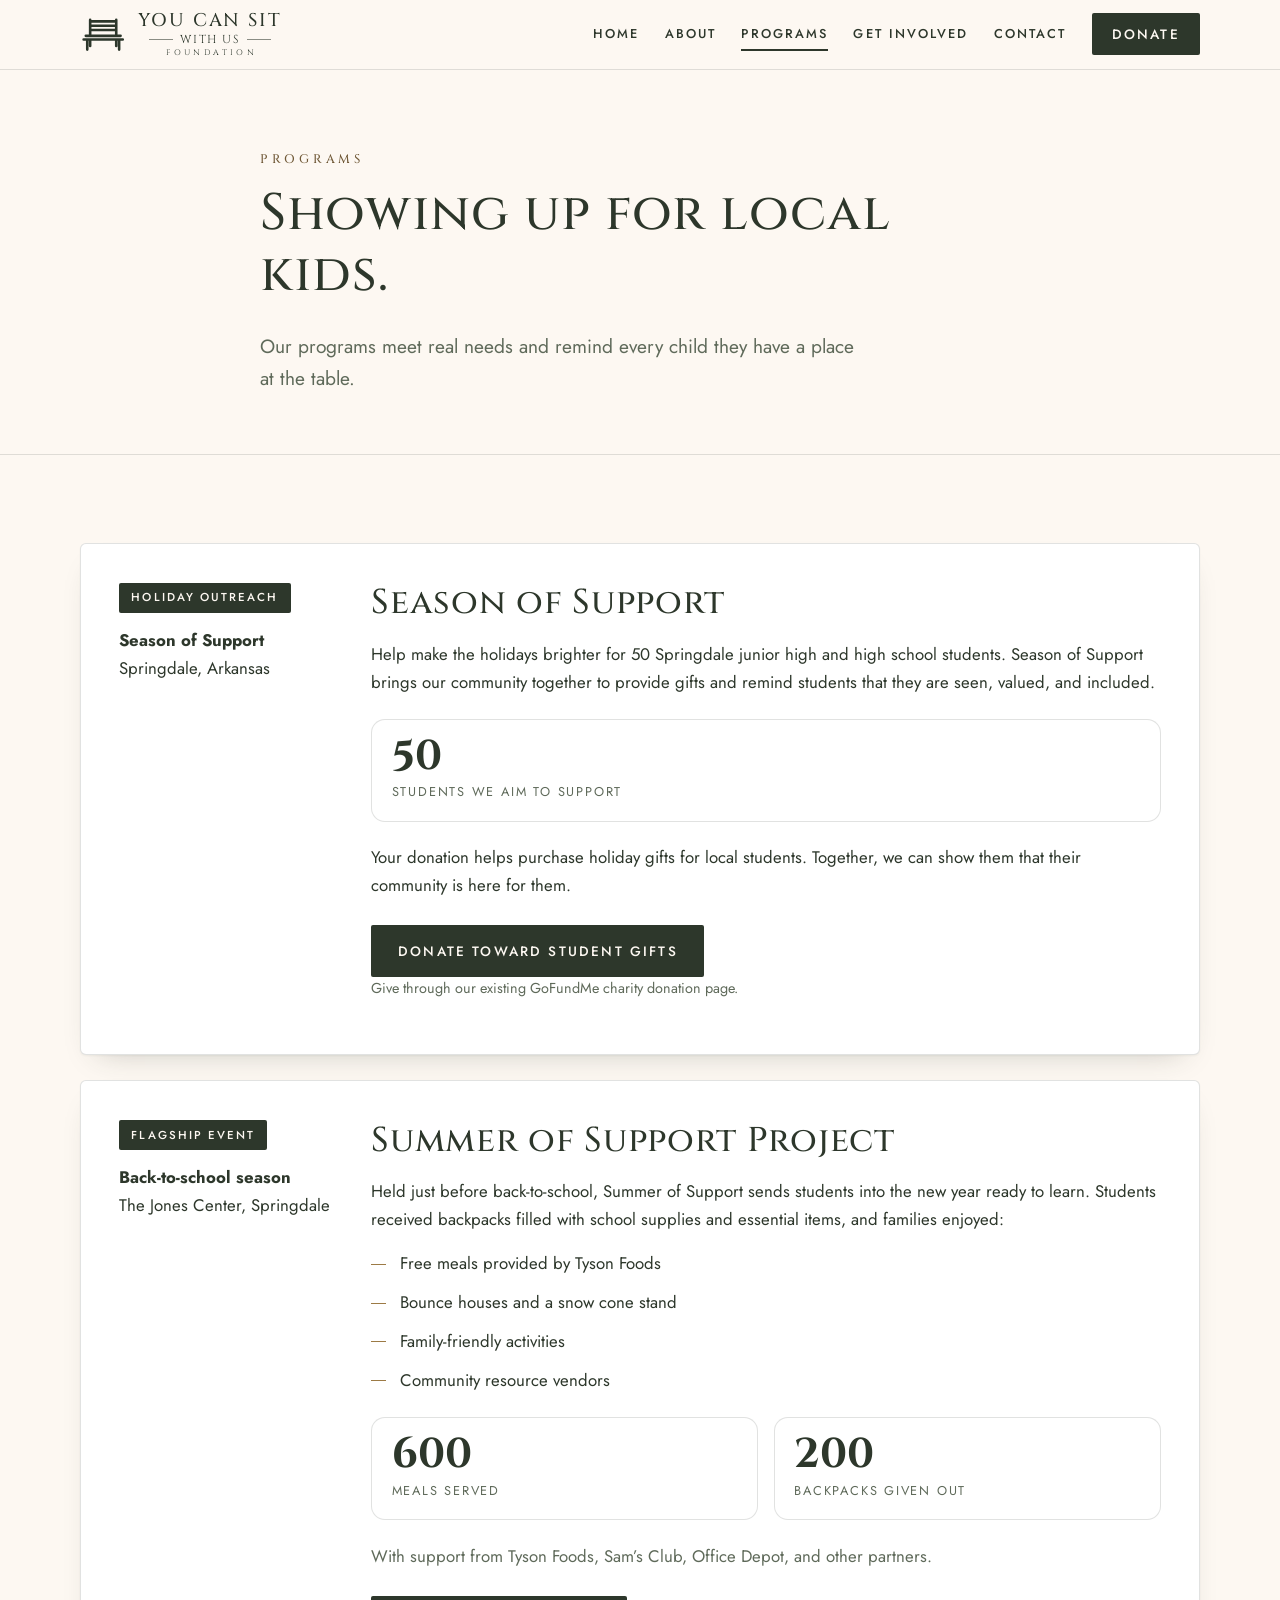
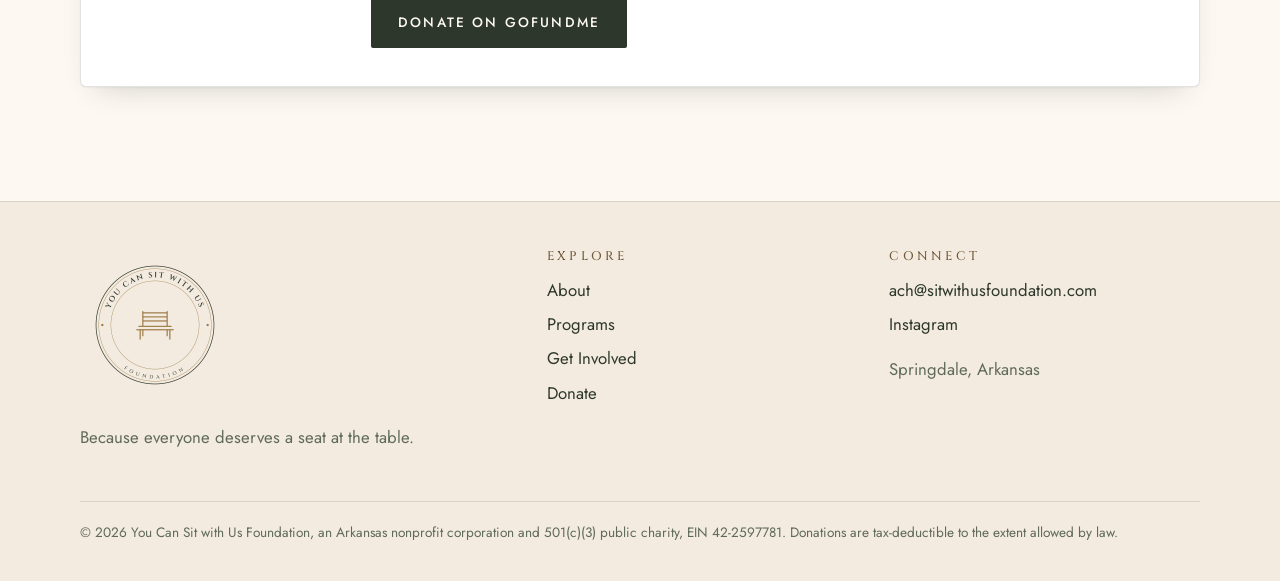
<file: programs.html>
<!doctype html>
<html lang="en">
<head>
<meta charset="utf-8">
<meta name="viewport" content="width=device-width, initial-scale=1">
<title>Programs | You Can Sit With Us</title>
<meta name="description" content="Explore Season of Support and Summer of Support, helping students in Springdale and Northwest Arkansas feel seen, valued, and included.">
<link rel="icon" href="images/favicon.svg" type="image/svg+xml">
<link rel="apple-touch-icon" href="images/apple-touch-icon.png">
<meta property="og:image" content="https://skinny479.github.io/you-can-sit-with-us/images/og-image.png">
<meta property="og:title" content="Programs | You Can Sit With Us">
<meta property="og:description" content="Explore Season of Support and Summer of Support, helping students in Springdale and Northwest Arkansas feel seen, valued, and included.">
<meta name="twitter:card" content="summary_large_image">
<link rel="preconnect" href="https://fonts.googleapis.com">
<link rel="preconnect" href="https://fonts.gstatic.com" crossorigin>
<link href="https://fonts.googleapis.com/css2?family=Cinzel:wght@400;500;600&family=Jost:wght@400;500;600&display=swap" rel="stylesheet">
<link rel="stylesheet" href="css/styles.css?v=202610271135">
</head>
<body>
<a class="skip" href="#main">Skip to content</a>
<header class="site">
  <div class="wrap nav-row">
    <a class="brand" href="index.html" aria-label="You Can Sit With Us Foundation home"><svg class="bench" viewBox="0 0 64 48" fill="none" stroke="currentColor" stroke-width="3.6" stroke-linecap="round" stroke-linejoin="round" aria-hidden="true" focusable="false"><path d="M14 4v22M50 4v22M14 6h36M14 12h36M14 18h36M8 26h48M5 31h54M10 31v14M54 31v14M14 31v9M50 31v9"/></svg><span class="wordmark"><span class="wm-top">You Can Sit</span><span class="wm-mid">With Us</span><span class="wm-bot">Foundation</span></span></a>
    <button class="nav-toggle" aria-expanded="false" aria-controls="site-nav" aria-label="Menu">
      <svg width="22" height="22" viewBox="0 0 22 22" fill="none" stroke="currentColor" stroke-width="2" stroke-linecap="round"><path d="M3 6h16M3 11h16M3 16h16"/></svg>
    </button>
    <nav class="links" id="site-nav" aria-label="Main">
        <a href="index.html">Home</a>
        <a href="about.html">About</a>
        <a href="programs.html" aria-current="page">Programs</a>
        <a href="get-involved.html">Get Involved</a>
        <a href="contact.html">Contact</a>
        <a class="btn btn-coral nav-donate" href="donate.html">Donate</a>
    </nav>
  </div>
</header>

<main id="main">
  <section class="page-hero">
    <div class="wrap narrow">
      <p class="eyebrow">Programs</p>
      <h1>Showing up for local kids.</h1>
      <p class="lead">Our programs meet real needs and remind every child they have a place at the table.</p>
    </div>
  </section>

  <section>
    <div class="wrap">
      <article class="program" id="season-of-support" aria-labelledby="season-of-support-title">
        <div class="program-meta">
          <span class="tag">Holiday outreach</span>
          <p><strong>Season of Support</strong><br>Springdale, Arkansas</p>
        </div>
        <div>
          <h2 id="season-of-support-title">Season of Support</h2>
          <p>Help make the holidays brighter for 50 Springdale junior high and high school students. Season of Support brings our community together to provide gifts and remind students that they are seen, valued, and included.</p>
          <div class="stats">
            <div><strong>50</strong><span>students we aim to support</span></div>
          </div>
          <p>Your donation helps purchase holiday gifts for local students. Together, we can show them that their community is here for them.</p>
          <div class="actions"><a class="btn btn-coral" href="https://www.gofundme.com/charity/you-can-sit-with-us-foundation/donate" target="_blank" rel="noopener">Donate toward student gifts</a></div>
          <p class="muted small">Give through our existing GoFundMe charity donation page.</p>
        </div>
      </article>

      <article class="program">
        <div class="program-meta">
          <span class="tag">Flagship event</span>
          <p><strong>Back-to-school season</strong><br>The Jones Center, Springdale</p>
        </div>
        <div>
          <h2>Summer of Support Project</h2>
          <p>Held just before back-to-school, Summer of Support sends students into the new year ready to learn. Students received backpacks filled with school supplies and essential items, and families enjoyed:</p>
          <ul class="checks">
            <li>Free meals provided by Tyson Foods</li>
            <li>Bounce houses and a snow cone stand</li>
            <li>Family-friendly activities</li>
            <li>Community resource vendors</li>
          </ul>
          <div class="stats">
            <div><strong>600</strong><span>meals served</span></div>
            <div><strong>200</strong><span>backpacks given out</span></div>
          </div>
          <p class="muted">With support from Tyson Foods, Sam&rsquo;s Club, Office Depot, and other partners.</p>
          <div class="actions"><a class="btn btn-coral" href="https://www.gofundme.com/charity/you-can-sit-with-us-foundation/donate" target="_blank" rel="noopener">Donate on GoFundMe</a></div>
        </div>
      </article>
    </div>
  </section>
</main>

<footer class="site">
  <div class="wrap footer-grid">
    <div>
      <a class="brand-seal" href="index.html" aria-label="You Can Sit With Us Foundation home"><img class="seal-foot" src="images/seal-transparent.png?v=202610271135" alt="You Can Sit With Us Foundation seal" width="1200" height="1200"></a>
      <p class="muted">Because everyone deserves a seat at the table.</p>
    </div>
    <div class="footer-col">
      <h2>Explore</h2>
      <a href="about.html">About</a><a href="programs.html">Programs</a><a href="get-involved.html">Get Involved</a><a href="donate.html">Donate</a>
    </div>
    <div class="footer-col">
      <h2>Connect</h2>
      <a href="mailto:ach@sitwithusfoundation.com">ach@sitwithusfoundation.com</a>
      <p><a href="https://www.instagram.com/youcansitwithusfoundation/" target="_blank" rel="noopener">Instagram</a></p>
      <p class="muted">Springdale, Arkansas</p>
    </div>
  </div>
  <div class="wrap legal">
    <p>&copy; <span id="year">2026</span> You Can Sit with Us Foundation, an Arkansas nonprofit corporation and 501(c)(3) public charity, EIN 42-2597781. Donations are tax-deductible to the extent allowed by law.</p>
  </div>
</footer>
<script src="js/main.js?v=202610271135"></script>
</body>
</html>
</file>
<file: css/styles.css>
/* You Can Sit With Us Foundation */

:root {
  --navy: #2D372B;
  --navy-strong: #1E261D;
  --coral: #9C7A45;
  --seal-accent: #9C7A45;
  --coral-strong: #6F5836;
  --gold: #C8B58A;
  --sky: #A9B8A0;
  --cream: #FDF8F2;
  --blush: #F3EBDF;
  --text: #2D372B;
  --muted: #5F6A5A;
  --line: rgba(45, 55, 43, 0.14);
  --surface: #FFFFFF;
  --radius: 6px;
  --shadow: 0 1px 2px rgba(45,55,43,.05), 0 14px 30px -18px rgba(45,55,43,.28);
  --serif: "Cinzel", "Trajan Pro", Georgia, serif;
  --sans: "Jost", system-ui, -apple-system, "Segoe UI", sans-serif;
}

*, *::before, *::after { box-sizing: border-box; }
html { scroll-behavior: smooth; }
body {
  margin: 0;
  font-family: var(--sans);
  font-size: 1.05rem;
  line-height: 1.65;
  color: var(--text);
  background: var(--cream);
  -webkit-font-smoothing: antialiased;
}
img, svg { max-width: 100%; display: block; }
a { color: var(--coral-strong); }
h1, h2, h3 { font-family: var(--serif); font-weight: 500; line-height: 1.2; letter-spacing: .02em; margin: 0 0 .5em; color: var(--navy); }
h1 { font-size: clamp(2rem, 1.4rem + 2.6vw, 3.2rem); }
h2 { font-size: clamp(1.5rem, 1.2rem + 1.3vw, 2.15rem); }
h3 { font-size: 1.2rem; }
p { margin: 0 0 1em; }

.wrap { width: min(1120px, 100% - 2rem); margin-inline: auto; }
.narrow { width: min(760px, 100% - 2rem); }
section { padding-block: clamp(3rem, 7vw, 5.5rem); }

.skip { position: absolute; left: -999px; top: 0; background: var(--navy); color: #fff; padding: .6rem 1rem; z-index: 100; }
.skip:focus { left: 1rem; }

.eyebrow {
  font-family: var(--serif); font-size: .78rem; font-weight: 500; letter-spacing: .3em; text-transform: uppercase;
  color: var(--coral-strong); margin-bottom: .8rem;
}
.lead { font-size: 1.2rem; color: var(--muted); max-width: 38rem; }
.muted { color: var(--muted); }
.small { font-size: .9rem; }

/* Buttons */
.btn {
  display: inline-flex; align-items: center; justify-content: center;
  font-family: var(--sans); font-weight: 500; font-size: .85rem; letter-spacing: .16em; text-transform: uppercase; text-decoration: none;
  padding: .85rem 1.6rem; border-radius: 2px; border: 1px solid transparent;
  transition: transform .15s ease, background .15s ease;
}
.btn:hover { transform: translateY(-1px); }
.btn-coral { background: var(--navy); color: var(--cream); }
.btn-coral:hover { background: var(--navy-strong); }
.btn-gold { background: var(--cream); color: var(--navy); }
.btn-gold:hover { background: #fff; }
.btn-ghost { border-color: var(--navy); color: var(--navy); background: transparent; }
.btn-ghost:hover { background: var(--navy); color: #fff; }
.actions { display: flex; flex-wrap: wrap; gap: .8rem; margin-top: 1.6rem; }
.text-link { font-weight: 500; letter-spacing: .04em; text-decoration: none; color: var(--navy); border-bottom: 1px solid var(--gold); }
.text-link:hover { text-decoration: underline; }

/* Header */
header.site {
  position: sticky; top: 0; z-index: 50;
  background: color-mix(in srgb, var(--cream) 92%, transparent);
  backdrop-filter: blur(10px);
  border-bottom: 1px solid var(--line);
}
.nav-row { display: flex; align-items: center; justify-content: space-between; gap: 1rem; padding-block: .75rem; }
.brand { display: flex; align-items: center; text-decoration: none; color: var(--navy); }
.wordmark { display: inline-flex; flex-direction: column; align-items: center; font-family: var(--serif); color: var(--navy); line-height: 1; }
.wm-top { font-size: 1.15rem; font-weight: 500; letter-spacing: .1em; text-transform: uppercase; }
.wm-mid {
  display: flex; align-items: center; gap: .45rem; margin: .22rem 0 .2rem;
  font-size: .72rem; letter-spacing: .14em; text-transform: uppercase;
}
.wm-mid::before, .wm-mid::after { content: ""; width: 1.5rem; height: 1px; background: currentColor; opacity: .55; }
.wm-bot { font-family: var(--serif); font-size: .5rem; letter-spacing: .42em; text-transform: uppercase; padding-left: .42em; }
nav.links { display: flex; align-items: center; gap: 1.6rem; font-weight: 500; font-size: .8rem; letter-spacing: .16em; text-transform: uppercase; }
nav.links a:not(.btn) { color: var(--navy); text-decoration: none; padding-block: .3rem; border-bottom: 2px solid transparent; }
nav.links a:not(.btn):hover { border-bottom-color: var(--gold); }
nav.links a[aria-current="page"] { border-bottom-color: var(--navy); }
.nav-donate { padding: .55rem 1.2rem; }
.nav-toggle { display: none; background: none; border: 1px solid var(--line); border-radius: 10px; padding: .45rem; color: var(--navy); cursor: pointer; }

@media (max-width: 900px) {
  .nav-toggle { display: inline-flex; }
  nav.links {
    display: none; position: absolute; top: 100%; left: 0; right: 0;
    flex-direction: column; align-items: stretch; gap: 0;
    background: var(--cream); border-bottom: 1px solid var(--line); box-shadow: var(--shadow);
    padding: .5rem 1rem 1rem;
  }
  nav.links.is-open { display: flex; }
  nav.links a:not(.btn) { padding: .85rem .25rem; border-bottom: 1px solid var(--line); }
  .nav-donate { margin-top: .8rem; }
}

/* Hero */
.hero { background: var(--cream); border-bottom: 1px solid var(--line); }
.hero-grid { display: grid; grid-template-columns: 1.15fr .85fr; gap: clamp(2rem, 5vw, 4rem); align-items: center; }
.hero-art { text-align: center; }
.hero-art svg { width: min(340px, 100%); margin-inline: auto; }
.art-note { font-family: var(--serif); font-size: 1.3rem; color: var(--navy); margin-top: 1rem; }
.page-hero { background: var(--cream); border-bottom: 1px solid var(--line); padding-block: clamp(3rem, 7vw, 5rem) clamp(1.5rem, 4vw, 2.5rem); }

/* Cards */
.band { background: var(--blush); }
.section-head { max-width: 40rem; margin-bottom: 2.2rem; }
.cards { display: grid; grid-template-columns: repeat(auto-fit, minmax(240px, 1fr)); gap: 1.4rem; }
.card {
  background: var(--surface); border: 1px solid var(--line); border-radius: var(--radius);
  padding: 1.8rem 1.6rem; box-shadow: var(--shadow); display: flex; flex-direction: column;
}
.card p { color: var(--muted); flex-grow: 1; }
.band .card { background: var(--cream); box-shadow: none; }
.band .gallery figure { background: var(--cream); }
.card h3::before {
  content: ""; display: block; width: 2.4rem; height: 1px;
  background: var(--coral); margin-bottom: 1rem;
}


/* Split + photo placeholder */
.split { display: grid; grid-template-columns: 1fr 1fr; gap: clamp(2rem, 5vw, 4rem); align-items: center; }
.photo-slot {
  aspect-ratio: 4 / 3; border-radius: var(--radius);
  background: repeating-linear-gradient(135deg, var(--blush) 0 14px, #f8e2d8 14px 28px);
  display: grid; place-items: center; color: var(--muted); font-weight: 800; border: 1px dashed rgba(31,42,68,.2);
}
blockquote {
  margin: 1.6rem 0; padding: 1.2rem 1.4rem; border-left: 2px solid var(--coral);
  background: var(--surface);
  font-family: Georgia, "Times New Roman", serif; font-style: italic; font-size: 1.25rem; line-height: 1.45; color: var(--navy);
}
blockquote cite { display: block; margin-top: .5rem; font-family: var(--sans); font-style: normal; font-size: .9rem; font-weight: 700; color: var(--muted); }

/* Prose / about */
.prose h2 { margin-top: 2.2rem; }
.prose h2:first-child { margin-top: 0; }
.mission { font-family: Georgia, "Times New Roman", serif; font-style: italic; font-size: 1.4rem; line-height: 1.45; color: var(--navy); }
.values, .checks { padding-left: 0; list-style: none; }
.values li, .checks li { position: relative; padding-left: 1.8rem; margin-bottom: .7rem; }
.values li::before, .checks li::before {
  content: ""; position: absolute; left: 0; top: .8em; width: .9rem; height: 1px; background: var(--coral);
}

.founder { display: grid; grid-template-columns: 180px 1fr; gap: 1.6rem; align-items: start; }
.founder-photo { aspect-ratio: 1; border-radius: 50%; }

/* Programs */
.program {
  display: grid; grid-template-columns: 220px 1fr; gap: 2rem;
  background: var(--surface); border: 1px solid var(--line); border-radius: var(--radius);
  padding: clamp(1.6rem, 4vw, 2.4rem); box-shadow: var(--shadow); margin-bottom: 1.6rem;
}
.program-soon { background: transparent; box-shadow: none; border-style: dashed; }
.tag { display: inline-block; font-size: .72rem; font-weight: 500; letter-spacing: .18em; text-transform: uppercase; background: var(--navy); color: var(--cream); padding: .35rem .75rem; border-radius: 2px; margin-bottom: .9rem; }
.tag-soft { background: var(--blush); color: var(--navy); }

/* Donate */
.donate-panel {
  background: var(--navy); color: #fff; border-radius: var(--radius);
  padding: clamp(1.8rem, 4vw, 2.6rem); margin-bottom: 2.5rem; box-shadow: var(--shadow);
}
.donate-panel h2 { color: #fff; }
.donate-panel p { color: rgba(255,255,255,.82); }
.donate-panel .btn { margin: .4rem 0 1.2rem; }
.donate-panel .muted { color: rgba(255,255,255,.65); }

/* Contact */
.contact-grid { display: grid; grid-template-columns: repeat(auto-fit, minmax(200px, 1fr)); gap: 1.2rem; }
.plain { list-style: none; padding: 0; margin: 0; }
.plain li { margin-bottom: .3rem; }

/* CTA band */
.cta { background: var(--navy); color: #fff; text-align: center; }
.cta h2 { color: #fff; }
.cta p { color: rgba(255,255,255,.8); max-width: 34rem; margin-inline: auto; margin-bottom: 1.5rem; }

/* Footer */
footer.site { background: var(--navy-strong); color: rgba(255,255,255,.8); padding-block: 3rem 1.5rem; }
footer.site a { color: #fff; }
footer.site .muted { color: rgba(255,255,255,.6); }
.footer-grid { display: grid; grid-template-columns: 1.4fr 1fr 1fr; gap: 2rem; }
.brand-footer { color: #fff; margin-bottom: .8rem; }
.brand-footer .wordmark { color: var(--cream); }
.brand-footer .wm-top { font-size: 1.35rem; }
.footer-col h2 { font-family: var(--serif); font-size: .78rem; font-weight: 500; letter-spacing: .26em; text-transform: uppercase; color: var(--gold); margin-bottom: .8rem; }
.footer-col a { display: block; text-decoration: none; margin-bottom: .4rem; }
.footer-col p a { display: inline; margin-right: .8rem; }
.footer-col a:hover { text-decoration: underline; }
.legal { border-top: 1px solid rgba(255,255,255,.12); margin-top: 2rem; padding-top: 1.2rem; font-size: .85rem; color: rgba(255,255,255,.6); }

@media (max-width: 800px) {
  .hero-grid, .split, .program, .footer-grid { grid-template-columns: 1fr; }
  .hero-art { order: -1; }
  .hero-art svg { width: 200px; }
  .founder { grid-template-columns: 1fr; }
  .founder-photo { width: 160px; }
}

@media (prefers-reduced-motion: reduce) {
  html { scroll-behavior: auto; }
  .btn { transition: none; }
}

/* Photos */
.hero-photo { margin: 0; justify-self: center; }
.hero-photo img {
  width: min(360px, 100%); height: auto; border-radius: 2px;
  box-shadow: var(--shadow); outline: 1px solid var(--gold); outline-offset: 10px;
}
.gallery { display: grid; grid-template-columns: repeat(3, 1fr); gap: 1.2rem; align-items: start; }
.gallery figure { margin: 0; background: var(--cream); border-radius: var(--radius); overflow: hidden; border: 1px solid var(--line); }
.gallery img { width: 100%; height: auto; aspect-ratio: 3 / 4; object-fit: cover; }
.gallery img.pos-bottom { object-position: center bottom; }
.gallery .g-wide { grid-column: 1 / -1; }
.gallery .g-wide img { aspect-ratio: 2 / 1; object-position: center 30%; }
.gallery figcaption { padding: .8rem 1rem; font-size: .8rem; letter-spacing: .12em; text-transform: uppercase; color: var(--navy); }
.float-photo { float: right; width: 220px; margin: 0 0 1rem 1.5rem; }
.float-photo img { width: 100%; height: auto; border-radius: 14px; box-shadow: var(--shadow); }
.float-photo figcaption { font-size: .85rem; color: var(--muted); margin-top: .5rem; line-height: 1.4; }
.prose h2 { clear: both; }
.founder-img { width: 100%; height: auto; border-radius: 16px; box-shadow: var(--shadow); }
@media (max-width: 800px) {
  .gallery { grid-template-columns: 1fr 1fr; }
  .hero-photo img { width: 240px; transform: none; }
  .float-photo { float: none; width: 200px; margin: 0 0 1.2rem; }
  .founder-img { width: 200px; }
}
@media (max-width: 520px) {
  .gallery { grid-template-columns: 1fr; }
  .gallery .g-wide img { aspect-ratio: 4 / 3; }
}
.honors { display: grid; grid-template-columns: repeat(auto-fit, minmax(160px, 1fr)); gap: .8rem; margin: 1.6rem 0; }
.honors div { background: var(--surface); border: 1px solid var(--line); border-top: 2px solid var(--coral); border-radius: 2px; padding: .9rem 1rem; }
.honors strong { display: block; color: var(--navy); line-height: 1.3; }
.honors span { font-size: .9rem; color: var(--muted); }
.founder { margin-bottom: 1rem; }
.stats { display: flex; flex-wrap: wrap; gap: 1rem; margin: 1.4rem 0; }
.stats div { flex: 1 1 140px; background: var(--surface); border: 1px solid var(--line); border-radius: 14px; padding: 1rem 1.2rem; }
.stats strong { display: block; font-family: var(--serif); font-size: 2.6rem; line-height: 1; color: var(--navy); }
.stats span { font-size: .8rem; letter-spacing: .14em; text-transform: uppercase; color: var(--muted); }
.brand { gap: .75rem; }
.bench { width: 2.9rem; height: auto; color: var(--navy); flex: none; }
.brand-footer .bench { color: var(--cream); width: 3rem; }
@media (max-width: 400px) { .bench { width: 2.1rem; } .wm-top { font-size: 1rem; } }
.symbol { text-align: center; padding-block: clamp(3.5rem, 8vw, 6rem); }
.symbol-inner { display: flex; flex-direction: column; align-items: center; }
.symbol p:not(.eyebrow) { max-width: 36rem; color: var(--muted); font-size: 1.1rem; }
.bench-lg { width: 120px; height: auto; color: var(--navy); margin-bottom: 1.4rem; }
.bench-cta { width: 64px; height: auto; color: var(--gold); margin: 0 auto 1rem; }
.page-hero .bench-lg { width: 90px; }
.seal { display: block; font-family: var(--serif); color: var(--navy); }
.seal-sym { width: min(300px, 80vw); height: auto; margin-bottom: 1.6rem; }
.brand-seal { display: inline-block; color: var(--cream); margin-bottom: 1rem; }
.seal-foot { width: 168px; height: auto; color: var(--cream); }

.seal-foot { --seal-accent: #C8A86E; }
.card .btn { align-self: flex-start; margin-top: .4rem; }
.contact-grid a { overflow-wrap: anywhere; }
.card .btn { margin-top: auto; }
img.seal-sym { width: min(320px, 80vw); height: auto; margin-bottom: 1.4rem; }
img.seal-foot { display: block; width: 150px; height: auto; border-radius: 50%; }

/* Light footer */
footer.site { background: var(--blush); color: var(--muted); border-top: 1px solid var(--line); }
footer.site a { color: var(--navy); }
footer.site .muted { color: var(--muted); }
.footer-col h2 { color: var(--coral-strong); }
.legal { border-top-color: var(--line); color: var(--muted); }
img.seal-foot { border-radius: 0; mix-blend-mode: normal; }
</file>
